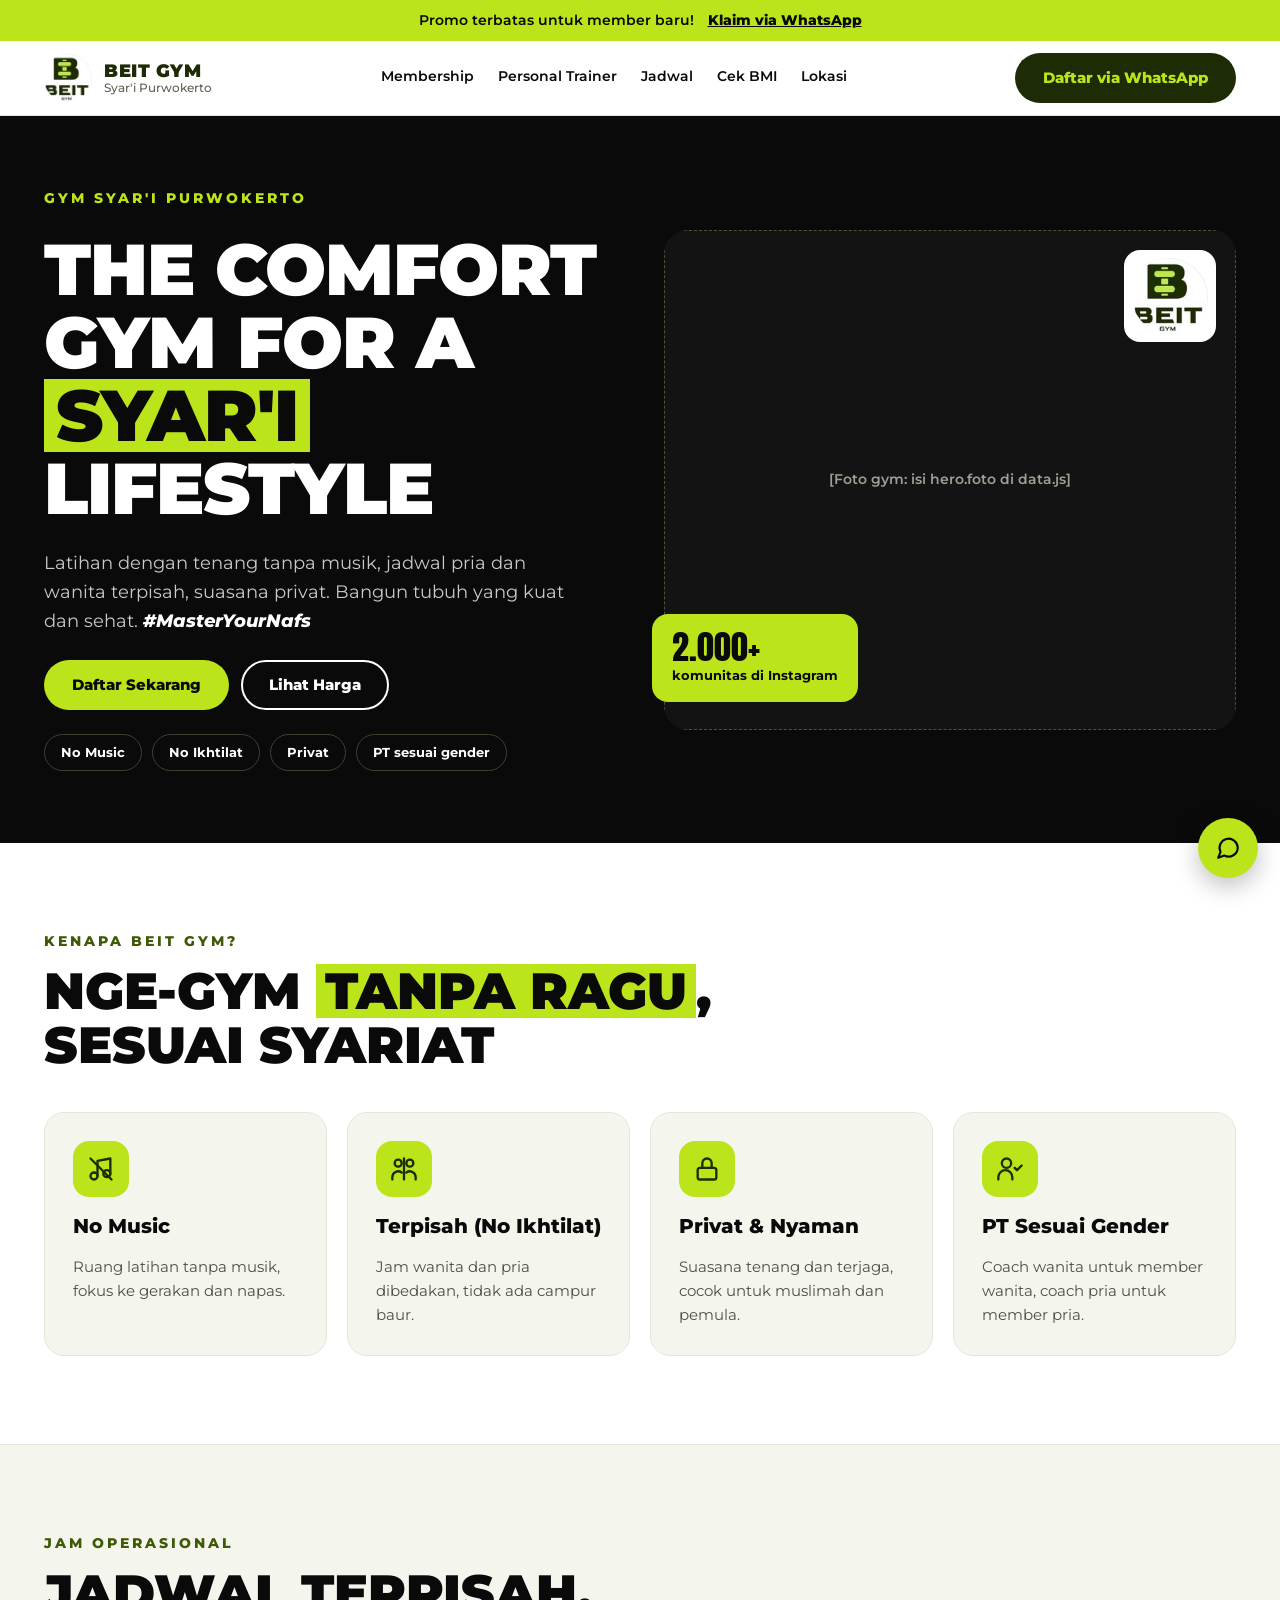
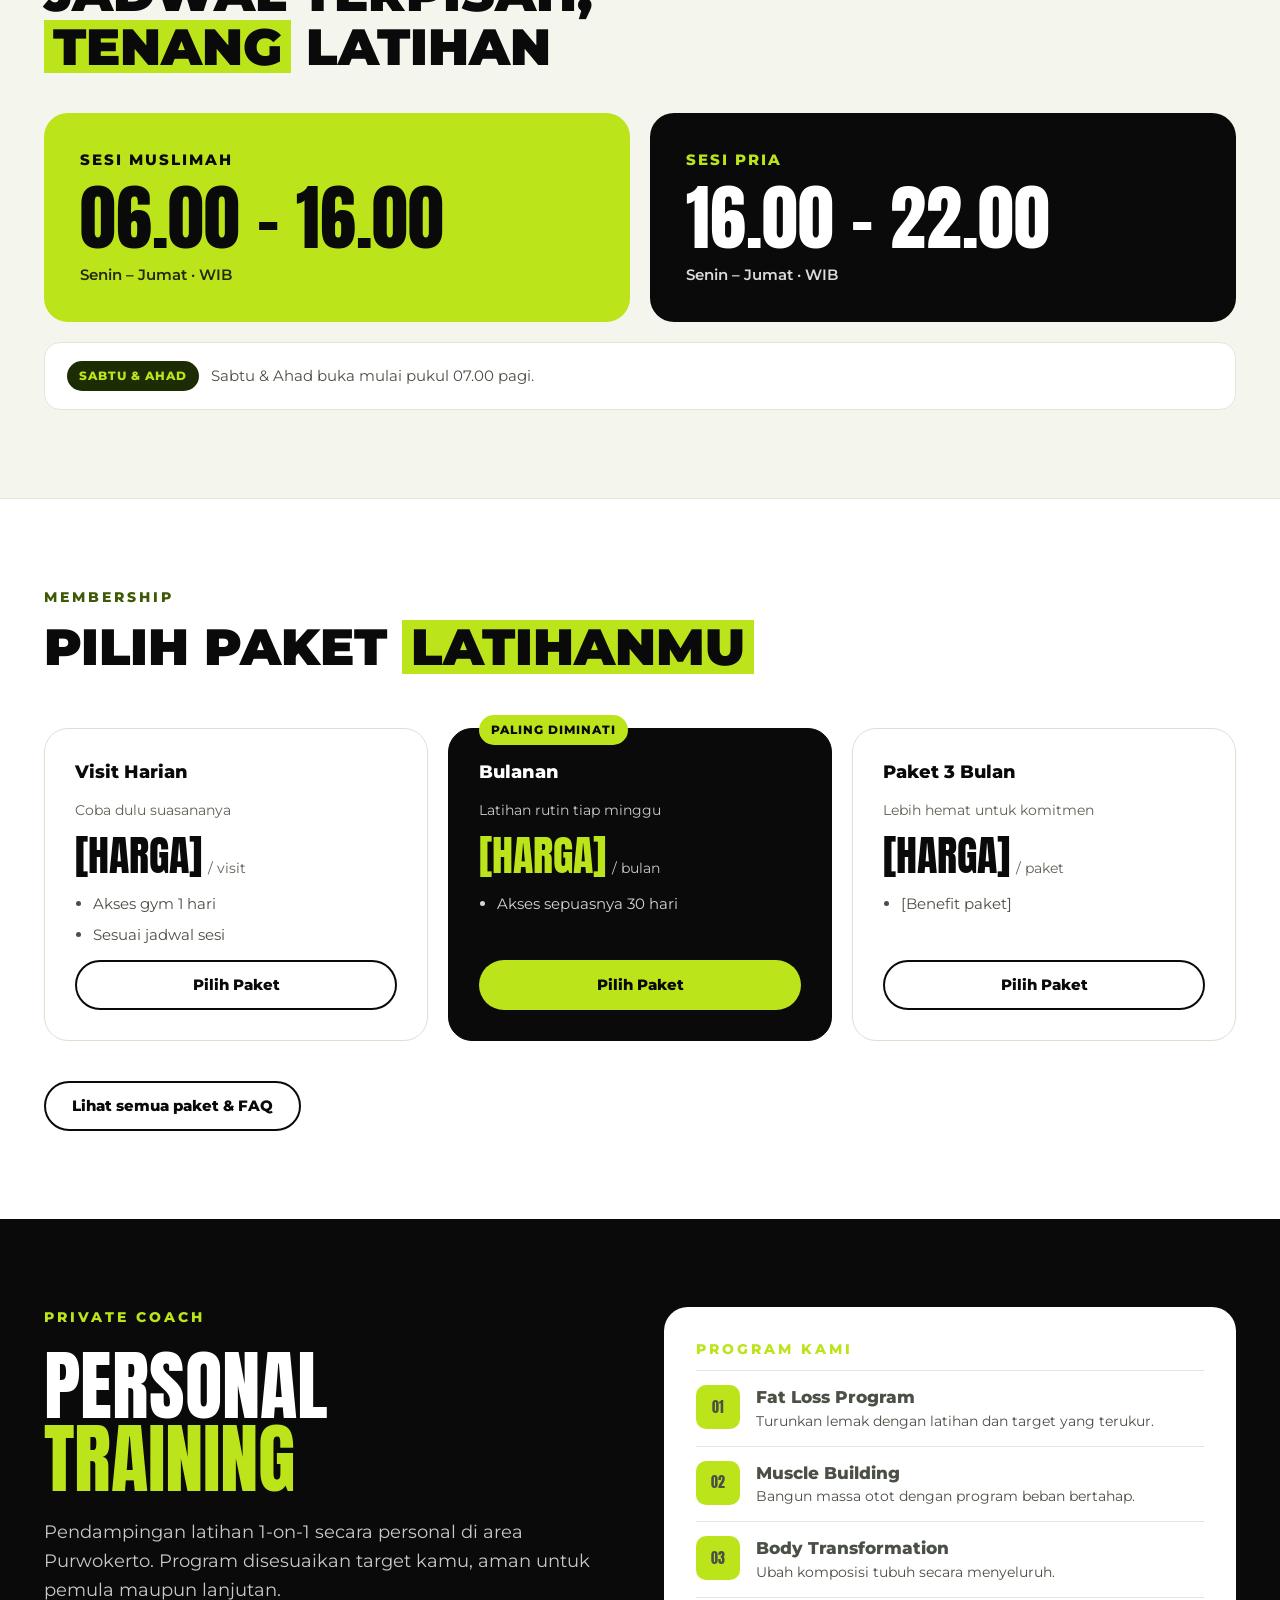
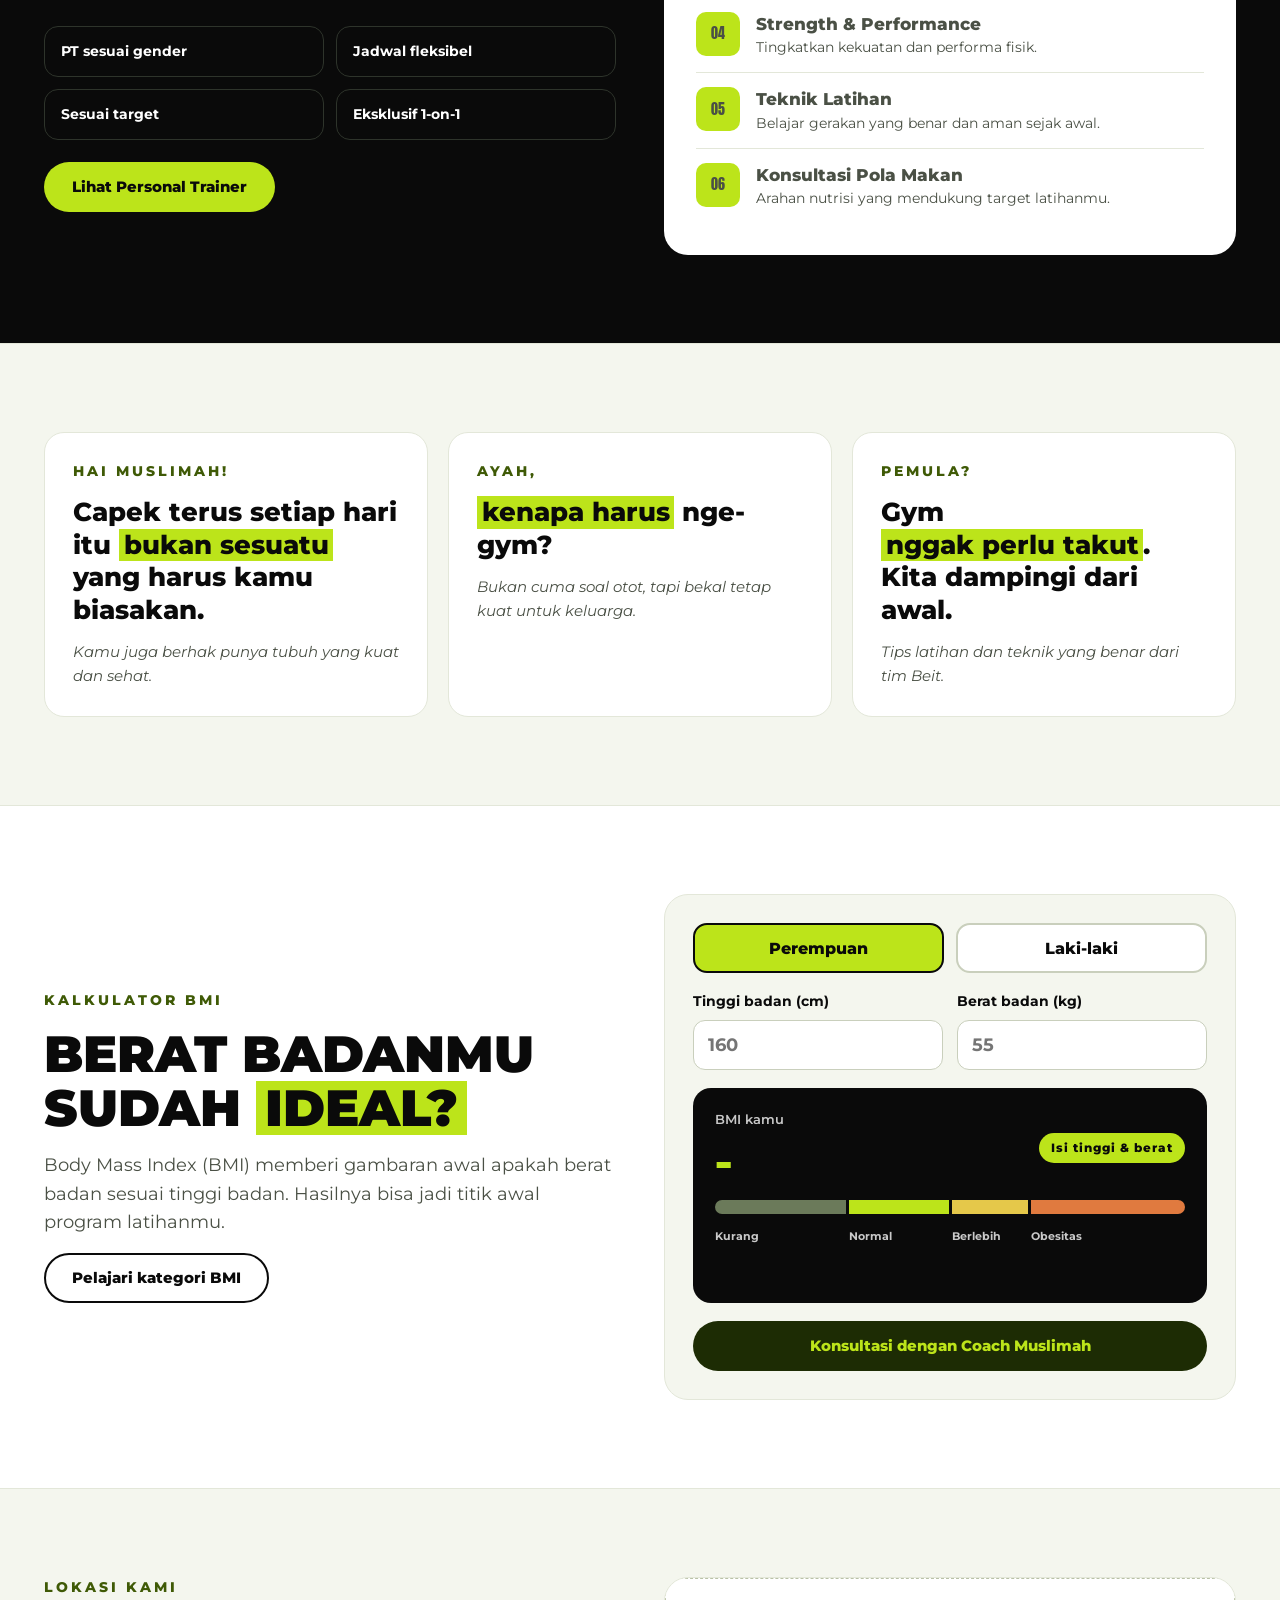
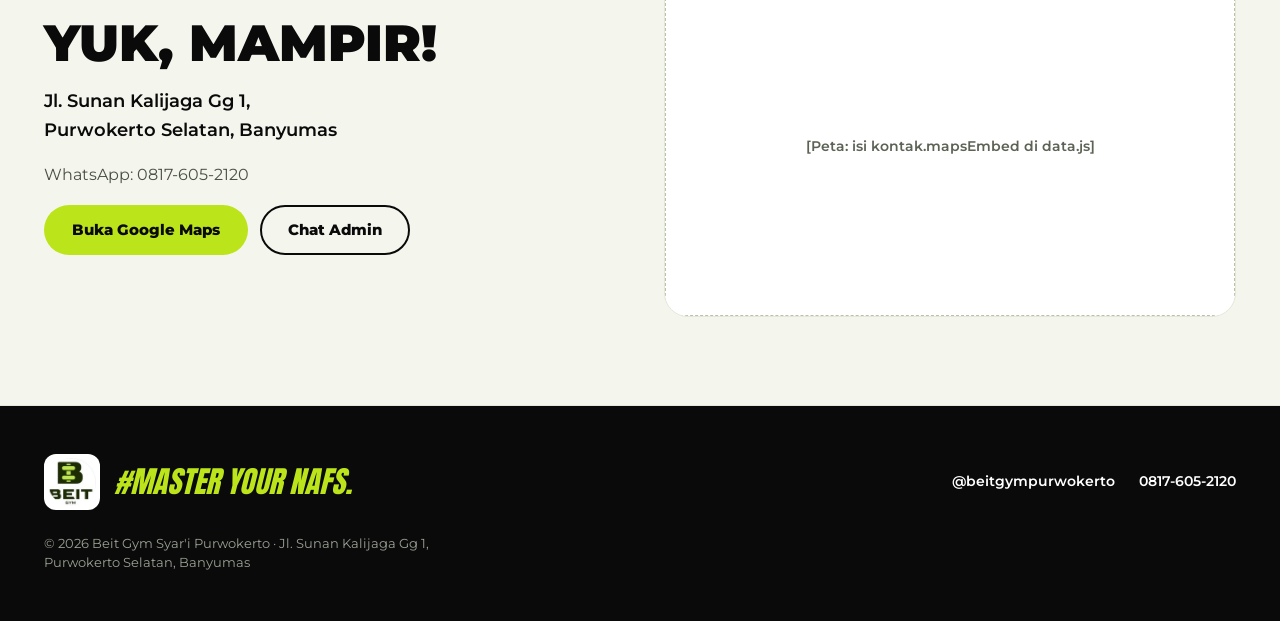
<file: index.html>
<!doctype html>
<html lang="id">
<head>
<meta charset="utf-8">
<meta name="viewport" content="width=device-width, initial-scale=1">
<title>Beit Gym – Gym Syar'i Purwokerto | No Music, Terpisah, Privat</title>
<meta name="description" content="Gym syar'i di Purwokerto Selatan. Jadwal wanita dan pria terpisah, tanpa musik, privat. Personal trainer sesuai gender. Daftar via WhatsApp.">
<meta property="og:title" content="Beit Gym – Gym Syar'i Purwokerto | No Music, Terpisah, Privat">
<meta property="og:description" content="Gym syar'i di Purwokerto Selatan. Jadwal wanita dan pria terpisah, tanpa musik, privat. Personal trainer sesuai gender. Daftar via WhatsApp.">
<meta property="og:image" content="assets/logo.png">
<meta name="theme-color" content="#0A0A0A">
<link rel="icon" href="assets/logo.png">
<link rel="preconnect" href="https://fonts.googleapis.com">
<link rel="preconnect" href="https://fonts.gstatic.com" crossorigin>
<link href="https://fonts.googleapis.com/css2?family=Anton&family=Montserrat:ital,wght@0,400;0,500;0,600;0,700;0,800;0,900;1,800&display=swap" rel="stylesheet">
<link rel="stylesheet" href="assets/style.css">
</head>
<body>
<a class="visually-hidden" href="#konten">Langsung ke konten</a>
<div id="promo" class="promo" hidden></div>
<header class="header">
<div class="container header__inner">
<a class="brand" href="index.html"><img src="assets/logo.png" alt="Logo Beit Gym" width="48" height="48"><span class="brand__name"><strong>BEIT GYM</strong><span>Syar'i Purwokerto</span></span></a>
<button class="nav-toggle" type="button" aria-expanded="false" aria-controls="nav" aria-label="Buka menu"><svg width="22" height="22" viewBox="0 0 24 24" fill="none" stroke="currentColor" stroke-width="2.4" stroke-linecap="round" aria-hidden="true"><path d="M3 6h18M3 12h18M3 18h18"/></svg></button>
<nav id="nav" class="nav" aria-label="Menu utama">
<a href="membership.html">Membership</a>
<a href="personal-trainer.html">Personal Trainer</a>
<a href="index.html#jadwal">Jadwal</a>
<a href="cek-bmi.html">Cek BMI</a>
<a href="index.html#lokasi">Lokasi</a>
<a class="btn btn--olive nav__wa" href="#" data-wa="">Daftar via WhatsApp</a>
</nav>
<a class="btn btn--olive header__cta" href="#" data-wa="">Daftar via WhatsApp</a>
</div>
</header>
<main id="konten">

<section class="hero">
<div class="container split hero__inner">
<div class="hero__text">
<span class="eyebrow" style="color:var(--lime)">GYM SYAR'I PURWOKERTO</span>
<h1 class="hero__title">The comfort gym for a <span class="mark">syar'i</span> lifestyle</h1>
<p class="hero__sub">Latihan dengan tenang tanpa musik, jadwal pria dan wanita terpisah, suasana privat. Bangun tubuh yang kuat dan sehat. <em style="font-weight:800;color:#fff">#MasterYourNafs</em></p>
<div class="actions"><a class="btn btn--lime" href="#" data-wa="Assalamualaikum, saya mau daftar member Beit Gym.">Daftar Sekarang</a><a class="btn btn--outline-light" href="membership.html">Lihat Harga</a></div>
<div class="badges"><span>No Music</span><span>No Ikhtilat</span><span>Privat</span><span>PT sesuai gender</span></div>
</div>
<div class="hero__media">
<div class="hero__photo" id="hero-photo"><div class="placeholder">[Foto gym: isi hero.foto di data.js]</div></div>
<img class="hero__logo" src="assets/logo.png" alt="">
<div class="hero__stat"><strong>2.000+</strong><span>komunitas di Instagram</span></div>
</div>
</div>
</section>

<section class="section">
<div class="container stack">
<div class="section-head"><span class="eyebrow">Kenapa Beit Gym?</span><h2 class="h2">Nge-gym <span class="mark">tanpa ragu</span>, sesuai syariat</h2></div>
<div class="grid grid-4">
<div class="card"><span class="icon"><svg viewBox="0 0 24 24" fill="none" stroke-width="2" stroke-linecap="round" stroke-linejoin="round" aria-hidden="true"><path d="M9 18V5l11-2v13"/><circle cx="6" cy="18" r="3"/><circle cx="17" cy="16" r="3"/><path d="M3 3l18 18"/></svg></span><h3>No Music</h3><p>Ruang latihan tanpa musik, fokus ke gerakan dan napas.</p></div>
<div class="card"><span class="icon"><svg viewBox="0 0 24 24" fill="none" stroke-width="2" stroke-linecap="round" stroke-linejoin="round" aria-hidden="true"><circle cx="7" cy="7" r="3"/><circle cx="17" cy="7" r="3"/><path d="M2 21v-2a5 5 0 0 1 8-4"/><path d="M22 21v-2a5 5 0 0 0-8-4"/><path d="M12 3v18"/></svg></span><h3>Terpisah (No Ikhtilat)</h3><p>Jam wanita dan pria dibedakan, tidak ada campur baur.</p></div>
<div class="card"><span class="icon"><svg viewBox="0 0 24 24" fill="none" stroke-width="2" stroke-linecap="round" stroke-linejoin="round" aria-hidden="true"><rect x="4" y="11" width="16" height="10" rx="2"/><path d="M8 11V7a4 4 0 0 1 8 0v4"/></svg></span><h3>Privat &amp; Nyaman</h3><p>Suasana tenang dan terjaga, cocok untuk muslimah dan pemula.</p></div>
<div class="card"><span class="icon"><svg viewBox="0 0 24 24" fill="none" stroke-width="2" stroke-linecap="round" stroke-linejoin="round" aria-hidden="true"><circle cx="9" cy="7" r="4"/><path d="M2 21v-2a6 6 0 0 1 12 0v2"/><path d="M16 11l2 2 4-4"/></svg></span><h3>PT Sesuai Gender</h3><p>Coach wanita untuk member wanita, coach pria untuk member pria.</p></div>
</div>
</div>
</section>

<section class="section section--light" id="jadwal">
<div class="container stack">
<div class="section-head"><span class="eyebrow">Jam Operasional</span><h2 class="h2">Jadwal terpisah, <span class="mark">tenang</span> latihan</h2></div>
<div class="jadwal" data-jadwal>
<div class="grid grid-2">
<div class="jadwal__card jadwal__card--lime"><span class="jadwal__label">SESI MUSLIMAH</span><span class="jadwal__jam" data-j="wanita-jam"></span><span class="jadwal__hari" data-j="wanita-hari"></span></div>
<div class="jadwal__card jadwal__card--dark"><span class="jadwal__label">SESI PRIA</span><span class="jadwal__jam" data-j="pria-jam"></span><span class="jadwal__hari" data-j="pria-hari"></span></div>
</div>
<div class="jadwal__weekend"><span class="pill">SABTU &amp; AHAD</span><span data-j="weekend"></span></div>
</div>
</div>
</section>

<section class="section">
<div class="container stack">
<div class="section-head"><span class="eyebrow">Membership</span><h2 class="h2">Pilih paket <span class="mark">latihanmu</span></h2></div>
<div class="grid grid-3 paket" data-paket="membership"></div>
<div><a class="btn btn--outline" href="membership.html">Lihat semua paket &amp; FAQ</a></div>
</div>
</section>

<section class="section section--dark" id="pt">
<div class="container split" style="align-items:flex-start">
<div class="stack" style="gap:22px">
<span class="eyebrow">Private Coach</span>
<h2 class="anton" style="font-size:clamp(48px,6vw,84px);line-height:.95;text-transform:uppercase">Personal<br><span class="lime">Training</span></h2>
<p class="lead">Pendampingan latihan 1-on-1 secara personal di area Purwokerto. Program disesuaikan target kamu, aman untuk pemula maupun lanjutan.</p>
<div class="mini-grid"><div>PT sesuai gender</div><div>Jadwal fleksibel</div><div>Sesuai target</div><div>Eksklusif 1-on-1</div></div>
<div class="actions"><a class="btn btn--lime" href="personal-trainer.html">Lihat Personal Trainer</a></div>
</div>
<div class="panel-white"><span class="eyebrow" style="display:block;padding-bottom:10px">Program Kami</span>
<div class="program"><span class="program__no">01</span><span><strong>Fat Loss Program</strong><span>Turunkan lemak dengan latihan dan target yang terukur.</span></span></div>
<div class="program"><span class="program__no">02</span><span><strong>Muscle Building</strong><span>Bangun massa otot dengan program beban bertahap.</span></span></div>
<div class="program"><span class="program__no">03</span><span><strong>Body Transformation</strong><span>Ubah komposisi tubuh secara menyeluruh.</span></span></div>
<div class="program"><span class="program__no">04</span><span><strong>Strength &amp; Performance</strong><span>Tingkatkan kekuatan dan performa fisik.</span></span></div>
<div class="program"><span class="program__no">05</span><span><strong>Teknik Latihan</strong><span>Belajar gerakan yang benar dan aman sejak awal.</span></span></div>
<div class="program"><span class="program__no">06</span><span><strong>Konsultasi Pola Makan</strong><span>Arahan nutrisi yang mendukung target latihanmu.</span></span></div>
</div>
</div>
</section>

<section class="section section--light">
<div class="container grid grid-3">
<div class="card card--white"><span class="eyebrow">Hai Muslimah!</span><h3 style="font-size:26px;line-height:1.25">Capek terus setiap hari itu <span class="mark">bukan sesuatu</span> yang harus kamu biasakan.</h3><p><em>Kamu juga berhak punya tubuh yang kuat dan sehat.</em></p></div>
<div class="card card--white"><span class="eyebrow">Ayah,</span><h3 style="font-size:26px;line-height:1.25"><span class="mark">kenapa harus</span> nge-gym?</h3><p><em>Bukan cuma soal otot, tapi bekal tetap kuat untuk keluarga.</em></p></div>
<div class="card card--white"><span class="eyebrow">Pemula?</span><h3 style="font-size:26px;line-height:1.25">Gym <span class="mark">nggak perlu takut</span>. Kita dampingi dari awal.</h3><p><em>Tips latihan dan teknik yang benar dari tim Beit.</em></p></div>
</div>
</section>

<section class="section">
<div class="container stack">
<div class="section-head"><span class="eyebrow">Galeri</span><h2 class="h2">Suasana <span class="mark">Beit Gym</span></h2></div>
<div class="galeri" data-galeri></div>
</div>
</section>

<section class="section section--light">
<div class="container stack">
<div class="section-head"><span class="eyebrow">Testimoni</span><h2 class="h2">Kata <span class="mark">member</span></h2></div>
<div class="grid grid-3" data-testimoni></div>
</div>
</section>

<section class="section">
<div class="container split">
<div class="stack" style="gap:16px">
<span class="eyebrow">Kalkulator BMI</span>
<h2 class="h2">Berat badanmu sudah <span class="mark">ideal?</span></h2>
<p class="lead">Body Mass Index (BMI) memberi gambaran awal apakah berat badan sesuai tinggi badan. Hasilnya bisa jadi titik awal program latihanmu.</p>
<div><a class="btn btn--outline" href="cek-bmi.html">Pelajari kategori BMI</a></div>
</div>
<div class="bmi" data-bmi>
<div class="bmi__gender" role="group" aria-label="Pilih gender">
<button type="button" class="bmi__g is-active" data-g="p" aria-pressed="true">Perempuan</button>
<button type="button" class="bmi__g" data-g="l" aria-pressed="false">Laki-laki</button>
</div>
<div class="bmi__fields">
<label>Tinggi badan (cm)<input type="number" inputmode="decimal" min="50" max="250" placeholder="160" data-t></label>
<label>Berat badan (kg)<input type="number" inputmode="decimal" min="10" max="300" placeholder="55" data-b></label>
</div>
<div class="bmi__result" aria-live="polite">
<div class="bmi__top"><span><small>BMI kamu</small><span class="bmi__value" data-v>–</span></span><span class="pill pill--lime" data-k>Isi tinggi &amp; berat</span></div>
<div class="bmi__scale" aria-hidden="true"><span></span><span></span><span></span><span></span><i class="bmi__marker" data-m hidden></i></div>
<div class="bmi__labels" aria-hidden="true"><span>Kurang</span><span>Normal</span><span>Berlebih</span><span>Obesitas</span></div>
<p class="bmi__saran" data-s></p>
</div>
<a class="btn btn--olive btn--block" href="#" target="_blank" rel="noopener" data-cta>Konsultasi dengan Coach Muslimah</a>
</div>
</div>
</section>

<section class="section section--light" id="lokasi">
<div class="container split" style="align-items:stretch">
<div class="stack" style="gap:18px">
<span class="eyebrow">Lokasi Kami</span>
<h2 class="h2">Yuk, mampir!</h2>
<p style="font-size:18px;line-height:1.6;font-weight:600" data-text="alamat"></p>
<p style="color:var(--body)">WhatsApp: <span data-text="wa"></span></p>
<div class="actions"><a class="btn btn--lime" href="#" data-maps target="_blank" rel="noopener">Buka Google Maps</a><a class="btn btn--outline" href="#" data-wa="">Chat Admin</a></div>
</div>
<div class="map" data-map><div class="placeholder placeholder--light">[Peta: isi kontak.mapsEmbed di data.js]</div></div>
</div>
</section>
</main>
<footer class="footer">
<div class="container footer__inner">
<div class="footer__brand"><img src="assets/logo.png" alt="Logo Beit Gym" width="56" height="56"><span class="footer__tag">#MASTER YOUR NAFS.</span></div>
<div class="footer__links">
<a href="#" data-ig>@beitgympurwokerto</a>
<a href="#" data-wa=""><span data-text="wa"></span></a>
</div>
<p class="footer__copy">© <span data-year></span> Beit Gym Syar'i Purwokerto · <span data-text="alamat"></span></p>
</div>
</footer>
<a class="wa-float" href="#" data-wa="" aria-label="Chat WhatsApp Beit Gym"><svg width="26" height="26" viewBox="0 0 24 24" fill="none" stroke="currentColor" stroke-width="2" stroke-linecap="round" stroke-linejoin="round" aria-hidden="true"><path d="M21 11.5a8.4 8.4 0 0 1-12.4 7.4L3 21l2.1-5.4A8.4 8.4 0 1 1 21 11.5z"/></svg></a>
<script src="data.js"></script>
<script src="assets/app.js"></script>
</body>
</html>
</file>
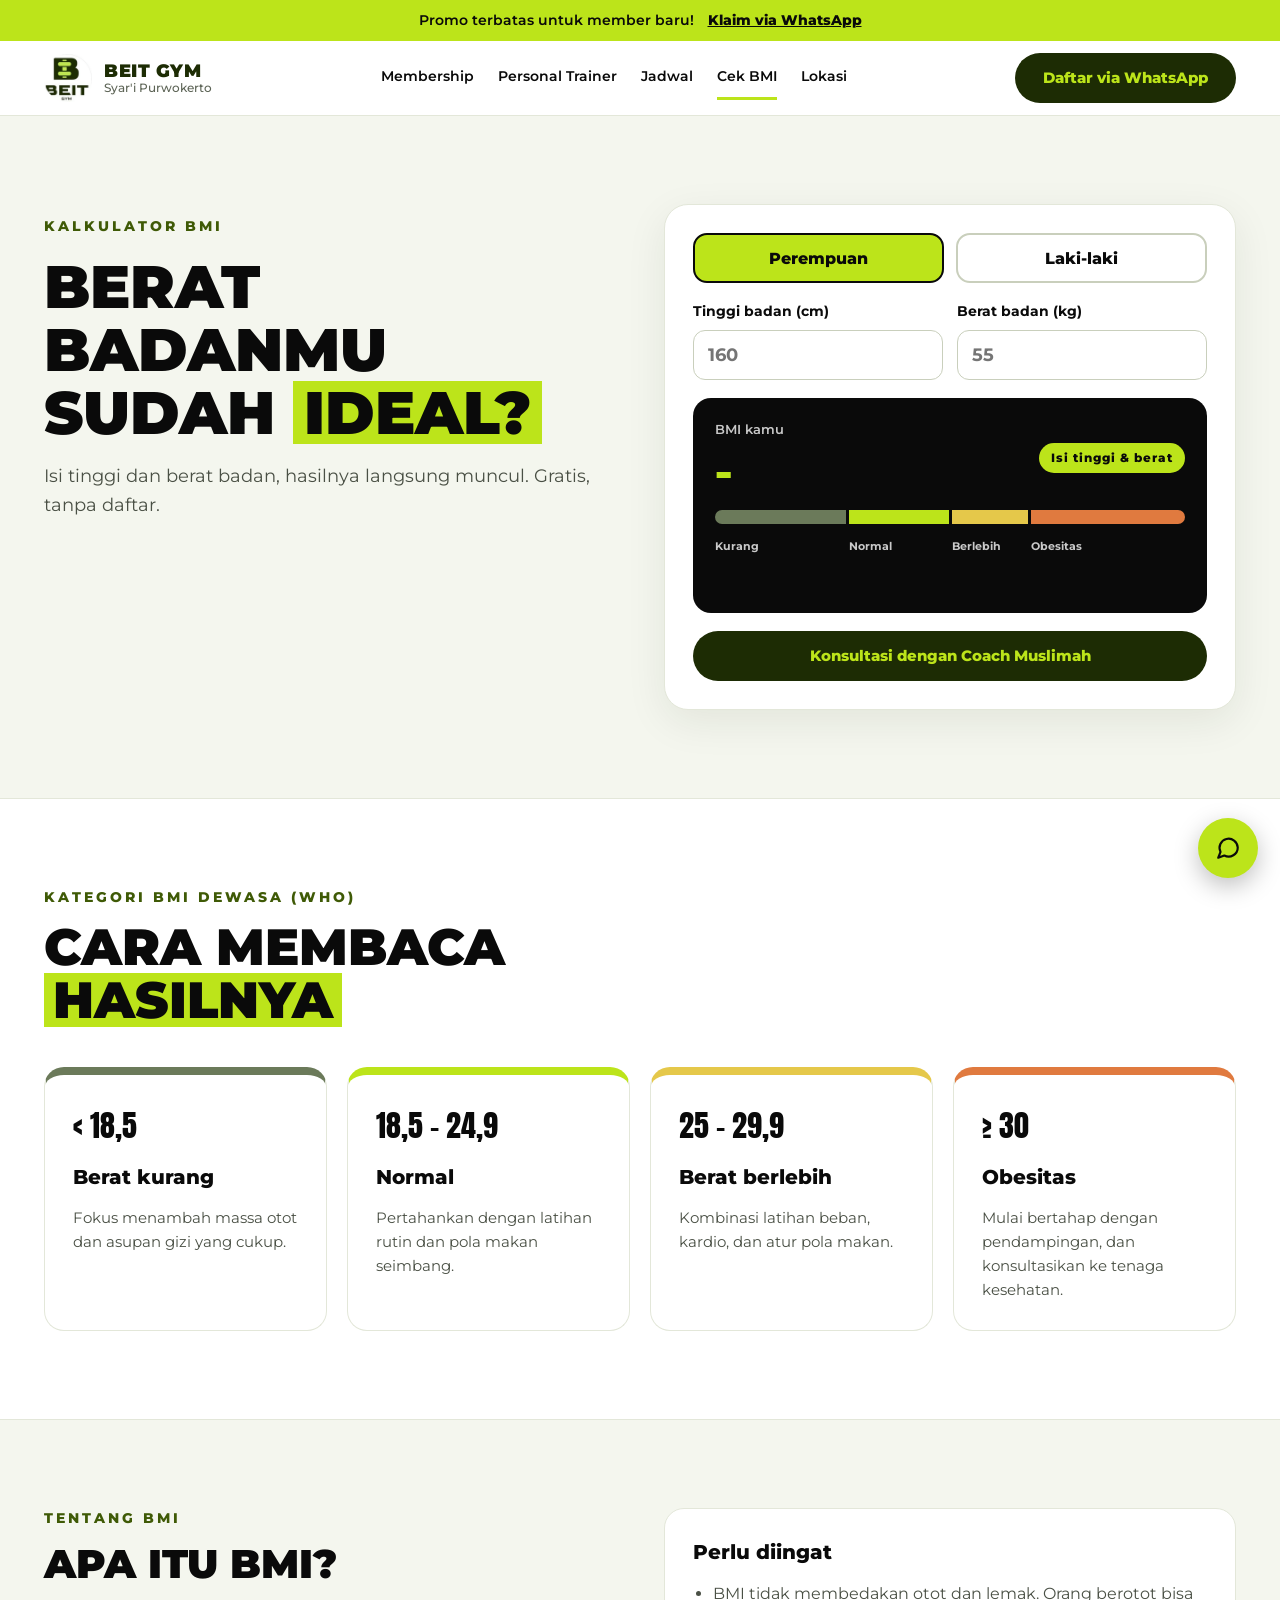
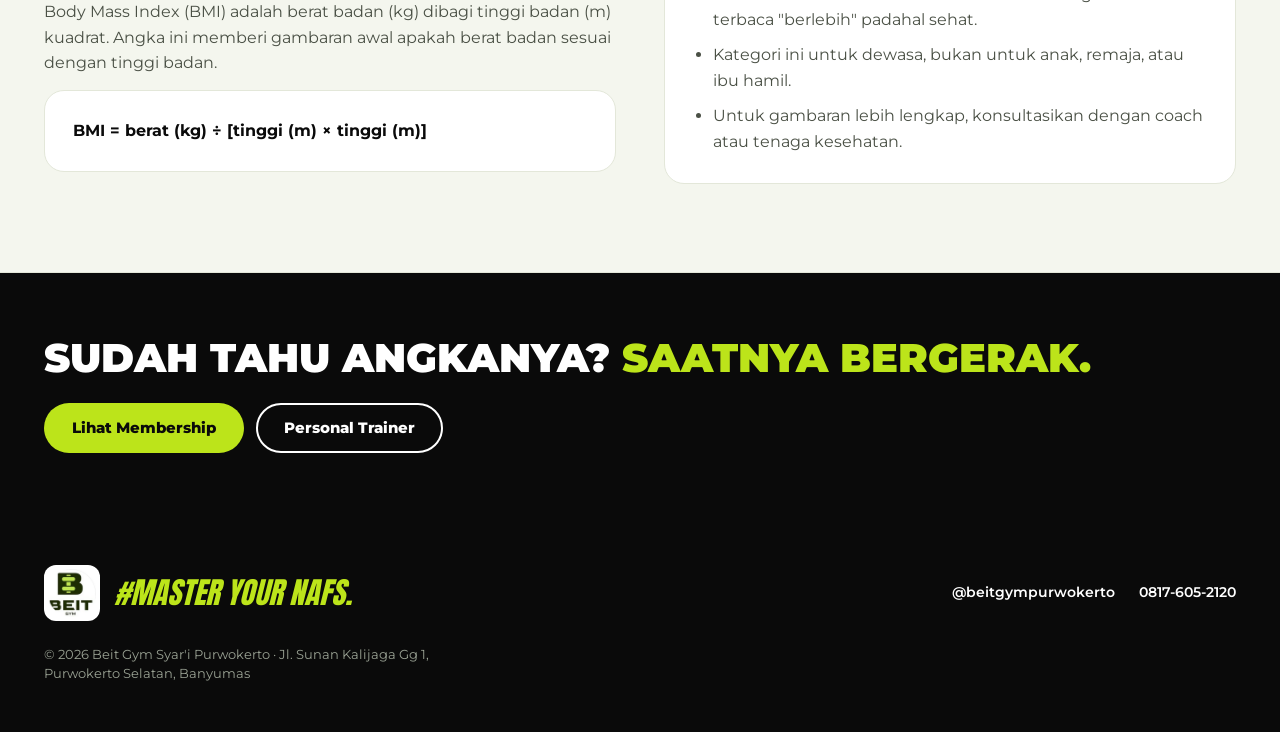
<file: cek-bmi.html>
<!doctype html>
<html lang="id">
<head>
<meta charset="utf-8">
<meta name="viewport" content="width=device-width, initial-scale=1">
<title>Kalkulator BMI – Beit Gym Syar'i Purwokerto</title>
<meta name="description" content="Hitung BMI (Body Mass Index) kamu gratis dan lihat kategorinya. Konsultasikan program latihan dengan coach Beit Gym Purwokerto.">
<meta property="og:title" content="Kalkulator BMI – Beit Gym Syar'i Purwokerto">
<meta property="og:description" content="Hitung BMI (Body Mass Index) kamu gratis dan lihat kategorinya. Konsultasikan program latihan dengan coach Beit Gym Purwokerto.">
<meta property="og:image" content="assets/logo.png">
<meta name="theme-color" content="#0A0A0A">
<link rel="icon" href="assets/logo.png">
<link rel="preconnect" href="https://fonts.googleapis.com">
<link rel="preconnect" href="https://fonts.gstatic.com" crossorigin>
<link href="https://fonts.googleapis.com/css2?family=Anton&family=Montserrat:ital,wght@0,400;0,500;0,600;0,700;0,800;0,900;1,800&display=swap" rel="stylesheet">
<link rel="stylesheet" href="assets/style.css">
</head>
<body>
<a class="visually-hidden" href="#konten">Langsung ke konten</a>
<div id="promo" class="promo" hidden></div>
<header class="header">
<div class="container header__inner">
<a class="brand" href="index.html"><img src="assets/logo.png" alt="Logo Beit Gym" width="48" height="48"><span class="brand__name"><strong>BEIT GYM</strong><span>Syar'i Purwokerto</span></span></a>
<button class="nav-toggle" type="button" aria-expanded="false" aria-controls="nav" aria-label="Buka menu"><svg width="22" height="22" viewBox="0 0 24 24" fill="none" stroke="currentColor" stroke-width="2.4" stroke-linecap="round" aria-hidden="true"><path d="M3 6h18M3 12h18M3 18h18"/></svg></button>
<nav id="nav" class="nav" aria-label="Menu utama">
<a href="membership.html">Membership</a>
<a href="personal-trainer.html">Personal Trainer</a>
<a href="index.html#jadwal">Jadwal</a>
<a href="cek-bmi.html" aria-current="page">Cek BMI</a>
<a href="index.html#lokasi">Lokasi</a>
<a class="btn btn--olive nav__wa" href="#" data-wa="">Daftar via WhatsApp</a>
</nav>
<a class="btn btn--olive header__cta" href="#" data-wa="">Daftar via WhatsApp</a>
</div>
</header>
<main id="konten">

<section class="section section--light" style="border-top:0">
<div class="container split" style="align-items:flex-start">
<div class="stack" style="gap:18px;padding-top:12px">
<span class="eyebrow">Kalkulator BMI</span>
<h1 class="h2" style="font-size:clamp(36px,5vw,60px)">Berat badanmu sudah <span class="mark">ideal?</span></h1>
<p class="lead">Isi tinggi dan berat badan, hasilnya langsung muncul. Gratis, tanpa daftar.</p>
</div>
<div class="bmi bmi--white" data-bmi>
<div class="bmi__gender" role="group" aria-label="Pilih gender">
<button type="button" class="bmi__g is-active" data-g="p" aria-pressed="true">Perempuan</button>
<button type="button" class="bmi__g" data-g="l" aria-pressed="false">Laki-laki</button>
</div>
<div class="bmi__fields">
<label>Tinggi badan (cm)<input type="number" inputmode="decimal" min="50" max="250" placeholder="160" data-t></label>
<label>Berat badan (kg)<input type="number" inputmode="decimal" min="10" max="300" placeholder="55" data-b></label>
</div>
<div class="bmi__result" aria-live="polite">
<div class="bmi__top"><span><small>BMI kamu</small><span class="bmi__value" data-v>–</span></span><span class="pill pill--lime" data-k>Isi tinggi &amp; berat</span></div>
<div class="bmi__scale" aria-hidden="true"><span></span><span></span><span></span><span></span><i class="bmi__marker" data-m hidden></i></div>
<div class="bmi__labels" aria-hidden="true"><span>Kurang</span><span>Normal</span><span>Berlebih</span><span>Obesitas</span></div>
<p class="bmi__saran" data-s></p>
</div>
<a class="btn btn--olive btn--block" href="#" target="_blank" rel="noopener" data-cta>Konsultasi dengan Coach Muslimah</a>
</div>
</div>
</section>

<section class="section">
<div class="container stack">
<div class="section-head"><span class="eyebrow">Kategori BMI dewasa (WHO)</span><h2 class="h2">Cara membaca <span class="mark">hasilnya</span></h2></div>
<div class="grid grid-4">
<div class="card card--white kategori" style="border-top:8px solid #6B7A5A"><span class="anton" style="font-size:30px">&lt; 18,5</span><h3>Berat kurang</h3><p>Fokus menambah massa otot dan asupan gizi yang cukup.</p></div>
<div class="card card--white kategori" style="border-top:8px solid #BCE41A"><span class="anton" style="font-size:30px">18,5 – 24,9</span><h3>Normal</h3><p>Pertahankan dengan latihan rutin dan pola makan seimbang.</p></div>
<div class="card card--white kategori" style="border-top:8px solid #E5C84A"><span class="anton" style="font-size:30px">25 – 29,9</span><h3>Berat berlebih</h3><p>Kombinasi latihan beban, kardio, dan atur pola makan.</p></div>
<div class="card card--white kategori" style="border-top:8px solid #E07A3F"><span class="anton" style="font-size:30px">≥ 30</span><h3>Obesitas</h3><p>Mulai bertahap dengan pendampingan, dan konsultasikan ke tenaga kesehatan.</p></div>
</div>
</div>
</section>

<section class="section section--light">
<div class="container split" style="align-items:flex-start">
<div class="stack" style="gap:14px">
<span class="eyebrow">Tentang BMI</span>
<h2 class="h2" style="font-size:clamp(28px,3.4vw,40px)">Apa itu BMI?</h2>
<p class="lead" style="font-size:16px">Body Mass Index (BMI) adalah berat badan (kg) dibagi tinggi badan (m) kuadrat. Angka ini memberi gambaran awal apakah berat badan sesuai dengan tinggi badan.</p>
<div class="card card--white" style="font-weight:700">BMI = berat (kg) ÷ [tinggi (m) × tinggi (m)]</div>
</div>
<div class="card card--white"><h3>Perlu diingat</h3>
<ul style="margin:0;padding-left:20px;display:flex;flex-direction:column;gap:10px;color:var(--body);line-height:1.6">
<li>BMI tidak membedakan otot dan lemak. Orang berotot bisa terbaca "berlebih" padahal sehat.</li>
<li>Kategori ini untuk dewasa, bukan untuk anak, remaja, atau ibu hamil.</li>
<li>Untuk gambaran lebih lengkap, konsultasikan dengan coach atau tenaga kesehatan.</li>
</ul></div>
</div>
</section>

<section class="section section--dark" style="padding:64px 0">
<div class="container" style="display:flex;flex-wrap:wrap;justify-content:space-between;align-items:center;gap:24px">
<h2 class="h2" style="font-size:clamp(26px,3.4vw,40px)">Sudah tahu angkanya? <span class="lime">Saatnya bergerak.</span></h2>
<div class="actions"><a class="btn btn--lime" href="membership.html">Lihat Membership</a><a class="btn btn--outline-light" href="personal-trainer.html">Personal Trainer</a></div>
</div>
</section>
</main>
<footer class="footer">
<div class="container footer__inner">
<div class="footer__brand"><img src="assets/logo.png" alt="Logo Beit Gym" width="56" height="56"><span class="footer__tag">#MASTER YOUR NAFS.</span></div>
<div class="footer__links">
<a href="#" data-ig>@beitgympurwokerto</a>
<a href="#" data-wa=""><span data-text="wa"></span></a>
</div>
<p class="footer__copy">© <span data-year></span> Beit Gym Syar'i Purwokerto · <span data-text="alamat"></span></p>
</div>
</footer>
<a class="wa-float" href="#" data-wa="" aria-label="Chat WhatsApp Beit Gym"><svg width="26" height="26" viewBox="0 0 24 24" fill="none" stroke="currentColor" stroke-width="2" stroke-linecap="round" stroke-linejoin="round" aria-hidden="true"><path d="M21 11.5a8.4 8.4 0 0 1-12.4 7.4L3 21l2.1-5.4A8.4 8.4 0 1 1 21 11.5z"/></svg></a>
<script src="data.js"></script>
<script src="assets/app.js"></script>
</body>
</html>
</file>
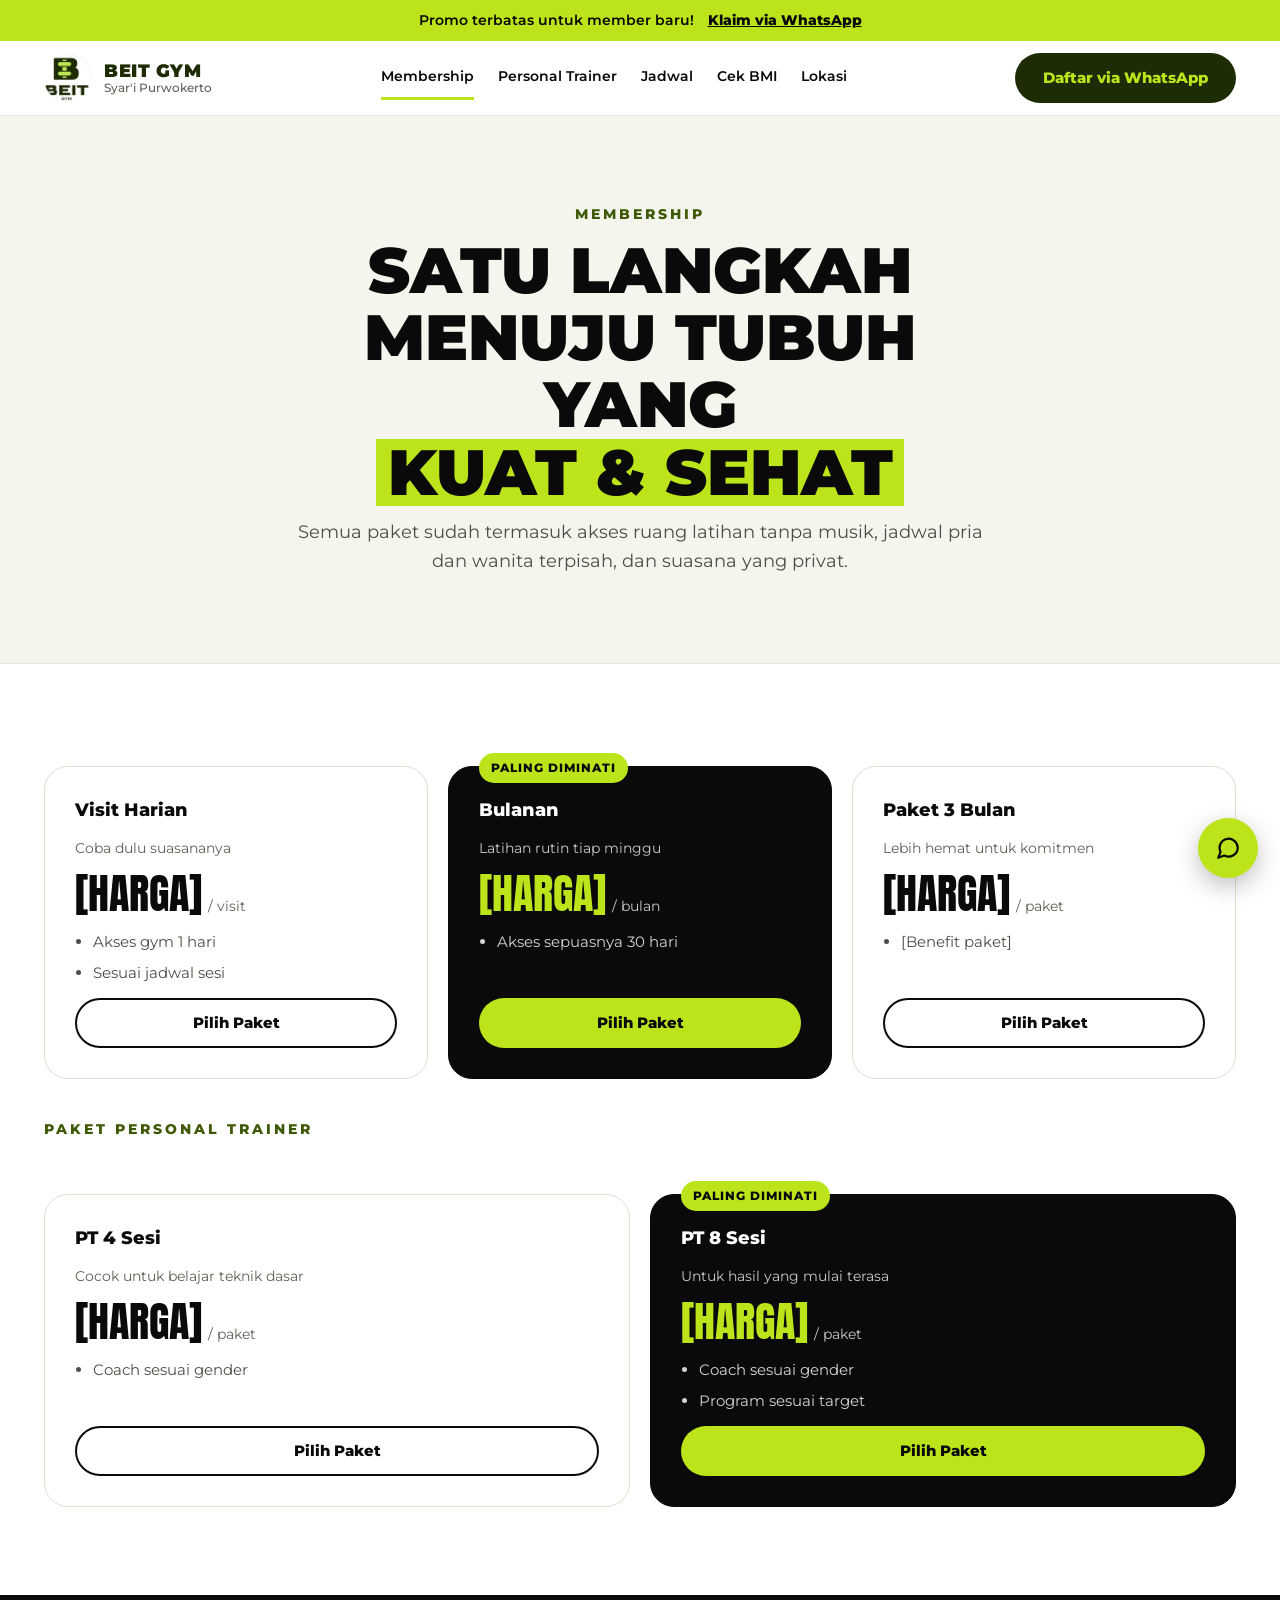
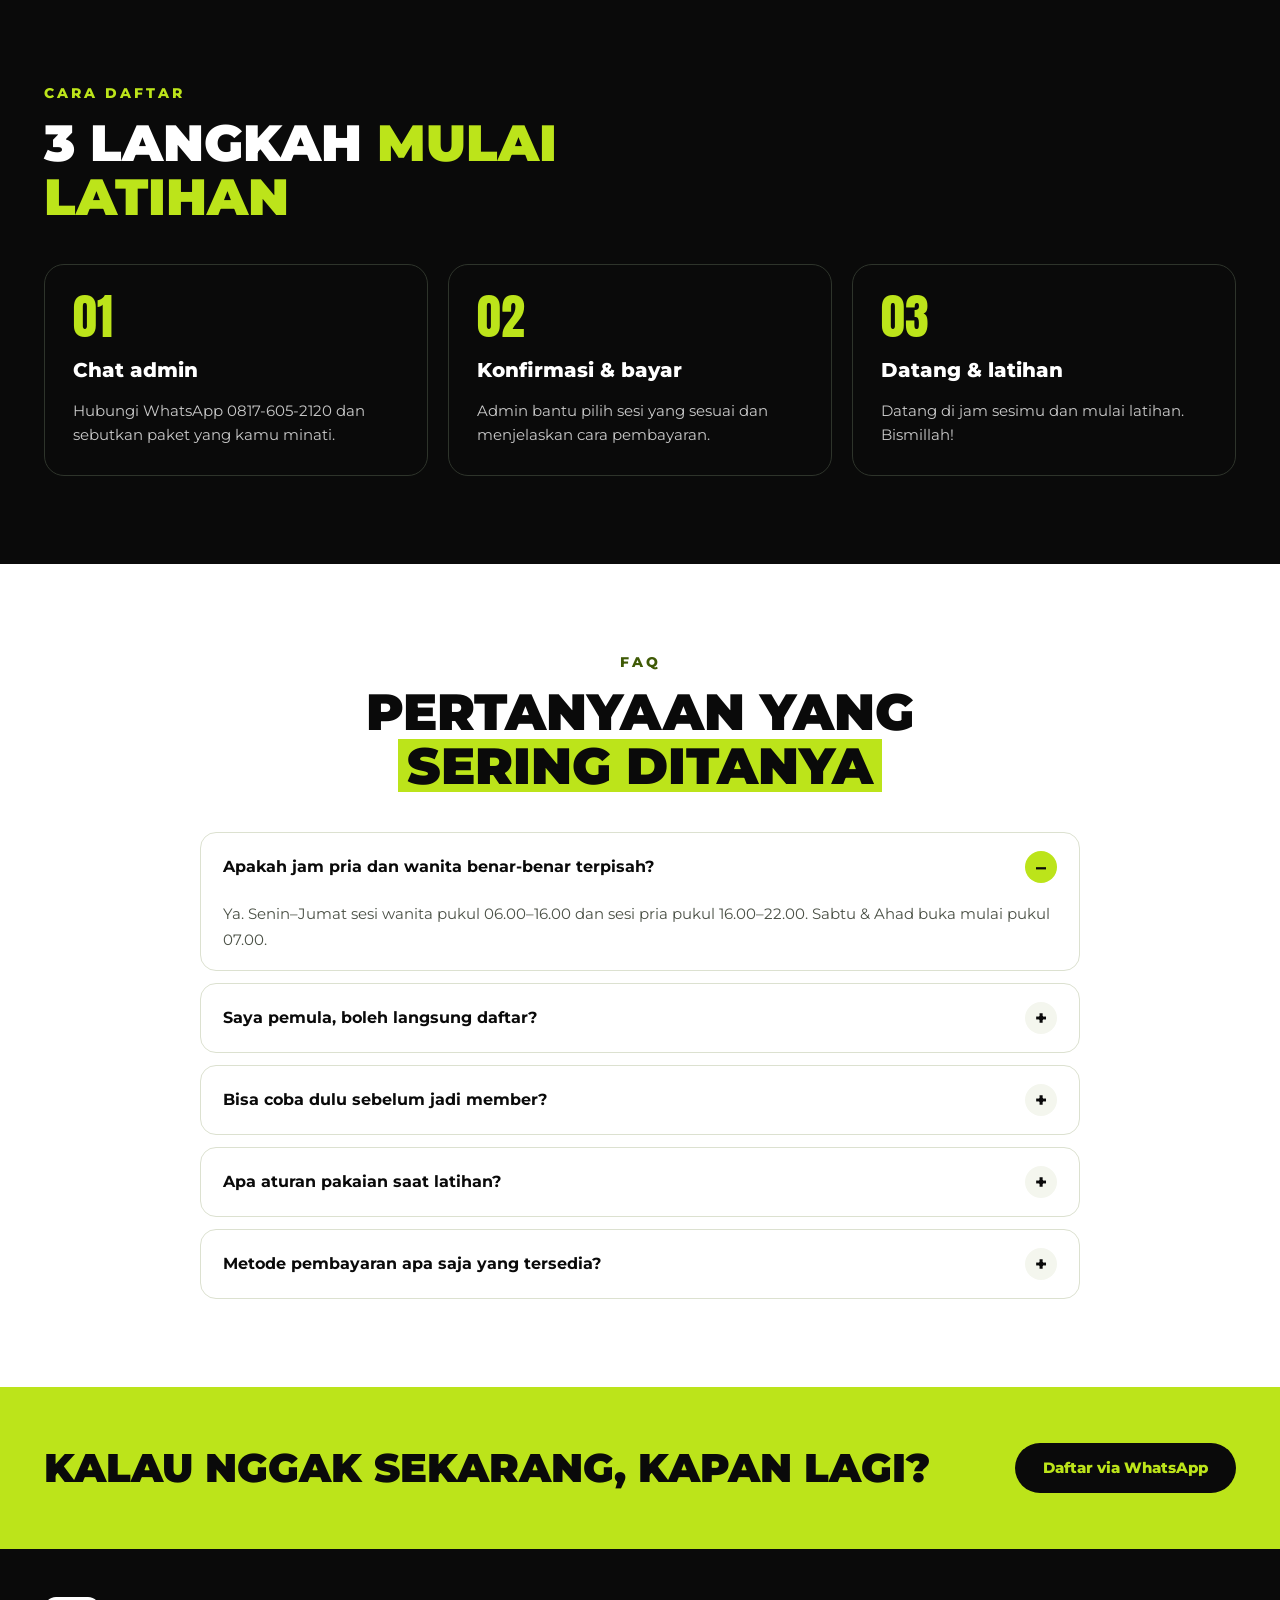
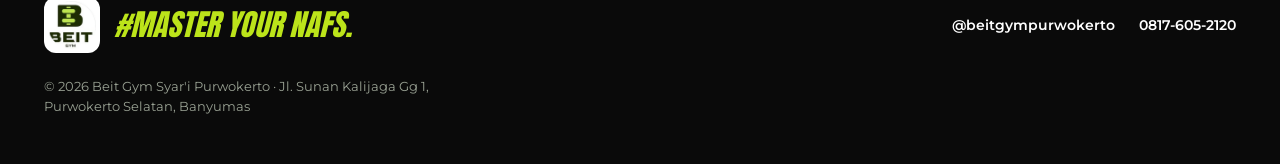
<file: membership.html>
<!doctype html>
<html lang="id">
<head>
<meta charset="utf-8">
<meta name="viewport" content="width=device-width, initial-scale=1">
<title>Membership – Beit Gym Syar'i Purwokerto</title>
<meta name="description" content="Paket membership Beit Gym Purwokerto: visit harian, bulanan, dan paket hemat. Jadwal pria dan wanita terpisah.">
<meta property="og:title" content="Membership – Beit Gym Syar'i Purwokerto">
<meta property="og:description" content="Paket membership Beit Gym Purwokerto: visit harian, bulanan, dan paket hemat. Jadwal pria dan wanita terpisah.">
<meta property="og:image" content="assets/logo.png">
<meta name="theme-color" content="#0A0A0A">
<link rel="icon" href="assets/logo.png">
<link rel="preconnect" href="https://fonts.googleapis.com">
<link rel="preconnect" href="https://fonts.gstatic.com" crossorigin>
<link href="https://fonts.googleapis.com/css2?family=Anton&family=Montserrat:ital,wght@0,400;0,500;0,600;0,700;0,800;0,900;1,800&display=swap" rel="stylesheet">
<link rel="stylesheet" href="assets/style.css">
</head>
<body>
<a class="visually-hidden" href="#konten">Langsung ke konten</a>
<div id="promo" class="promo" hidden></div>
<header class="header">
<div class="container header__inner">
<a class="brand" href="index.html"><img src="assets/logo.png" alt="Logo Beit Gym" width="48" height="48"><span class="brand__name"><strong>BEIT GYM</strong><span>Syar'i Purwokerto</span></span></a>
<button class="nav-toggle" type="button" aria-expanded="false" aria-controls="nav" aria-label="Buka menu"><svg width="22" height="22" viewBox="0 0 24 24" fill="none" stroke="currentColor" stroke-width="2.4" stroke-linecap="round" aria-hidden="true"><path d="M3 6h18M3 12h18M3 18h18"/></svg></button>
<nav id="nav" class="nav" aria-label="Menu utama">
<a href="membership.html" aria-current="page">Membership</a>
<a href="personal-trainer.html">Personal Trainer</a>
<a href="index.html#jadwal">Jadwal</a>
<a href="cek-bmi.html">Cek BMI</a>
<a href="index.html#lokasi">Lokasi</a>
<a class="btn btn--olive nav__wa" href="#" data-wa="">Daftar via WhatsApp</a>
</nav>
<a class="btn btn--olive header__cta" href="#" data-wa="">Daftar via WhatsApp</a>
</div>
</header>
<main id="konten">

<section class="section section--light" style="border-top:0">
<div class="container section-head section-head--center">
<span class="eyebrow">Membership</span>
<h1 class="h2" style="font-size:clamp(36px,5vw,64px)">Satu langkah menuju tubuh yang <span class="mark">kuat &amp; sehat</span></h1>
<p class="lead">Semua paket sudah termasuk akses ruang latihan tanpa musik, jadwal pria dan wanita terpisah, dan suasana yang privat.</p>
</div>
</section>

<section class="section">
<div class="container stack">
<div class="grid grid-3 paket" data-paket="membership"></div>
<div class="section-head"><span class="eyebrow">Paket Personal Trainer</span></div>
<div class="grid grid-3 paket" data-paket="pt"></div>
</div>
</section>

<section class="section section--dark">
<div class="container stack">
<div class="section-head"><span class="eyebrow">Cara Daftar</span><h2 class="h2">3 langkah <span class="lime">mulai latihan</span></h2></div>
<div class="grid grid-3">
<div class="card card--outline-dark"><span class="anton lime" style="font-size:48px;line-height:1">01</span><h3>Chat admin</h3><p>Hubungi WhatsApp <span data-text="wa"></span> dan sebutkan paket yang kamu minati.</p></div>
<div class="card card--outline-dark"><span class="anton lime" style="font-size:48px;line-height:1">02</span><h3>Konfirmasi &amp; bayar</h3><p>Admin bantu pilih sesi yang sesuai dan menjelaskan cara pembayaran.</p></div>
<div class="card card--outline-dark"><span class="anton lime" style="font-size:48px;line-height:1">03</span><h3>Datang &amp; latihan</h3><p>Datang di jam sesimu dan mulai latihan. Bismillah!</p></div>
</div>
</div>
</section>

<section class="section">
<div class="container stack">
<div class="section-head section-head--center"><span class="eyebrow">FAQ</span><h2 class="h2">Pertanyaan yang <span class="mark">sering ditanya</span></h2></div>
<div class="faq" data-faq></div>
</div>
</section>

<section class="section--lime" style="padding:56px 0">
<div class="container" style="display:flex;flex-wrap:wrap;justify-content:space-between;align-items:center;gap:24px">
<h2 class="h2" style="font-size:clamp(26px,3.4vw,40px)">Kalau nggak sekarang, kapan lagi?</h2>
<a class="btn btn--dark" href="#" data-wa="Assalamualaikum, saya mau daftar member Beit Gym.">Daftar via WhatsApp</a>
</div>
</section>
</main>
<footer class="footer">
<div class="container footer__inner">
<div class="footer__brand"><img src="assets/logo.png" alt="Logo Beit Gym" width="56" height="56"><span class="footer__tag">#MASTER YOUR NAFS.</span></div>
<div class="footer__links">
<a href="#" data-ig>@beitgympurwokerto</a>
<a href="#" data-wa=""><span data-text="wa"></span></a>
</div>
<p class="footer__copy">© <span data-year></span> Beit Gym Syar'i Purwokerto · <span data-text="alamat"></span></p>
</div>
</footer>
<a class="wa-float" href="#" data-wa="" aria-label="Chat WhatsApp Beit Gym"><svg width="26" height="26" viewBox="0 0 24 24" fill="none" stroke="currentColor" stroke-width="2" stroke-linecap="round" stroke-linejoin="round" aria-hidden="true"><path d="M21 11.5a8.4 8.4 0 0 1-12.4 7.4L3 21l2.1-5.4A8.4 8.4 0 1 1 21 11.5z"/></svg></a>
<script src="data.js"></script>
<script src="assets/app.js"></script>
</body>
</html>
</file>
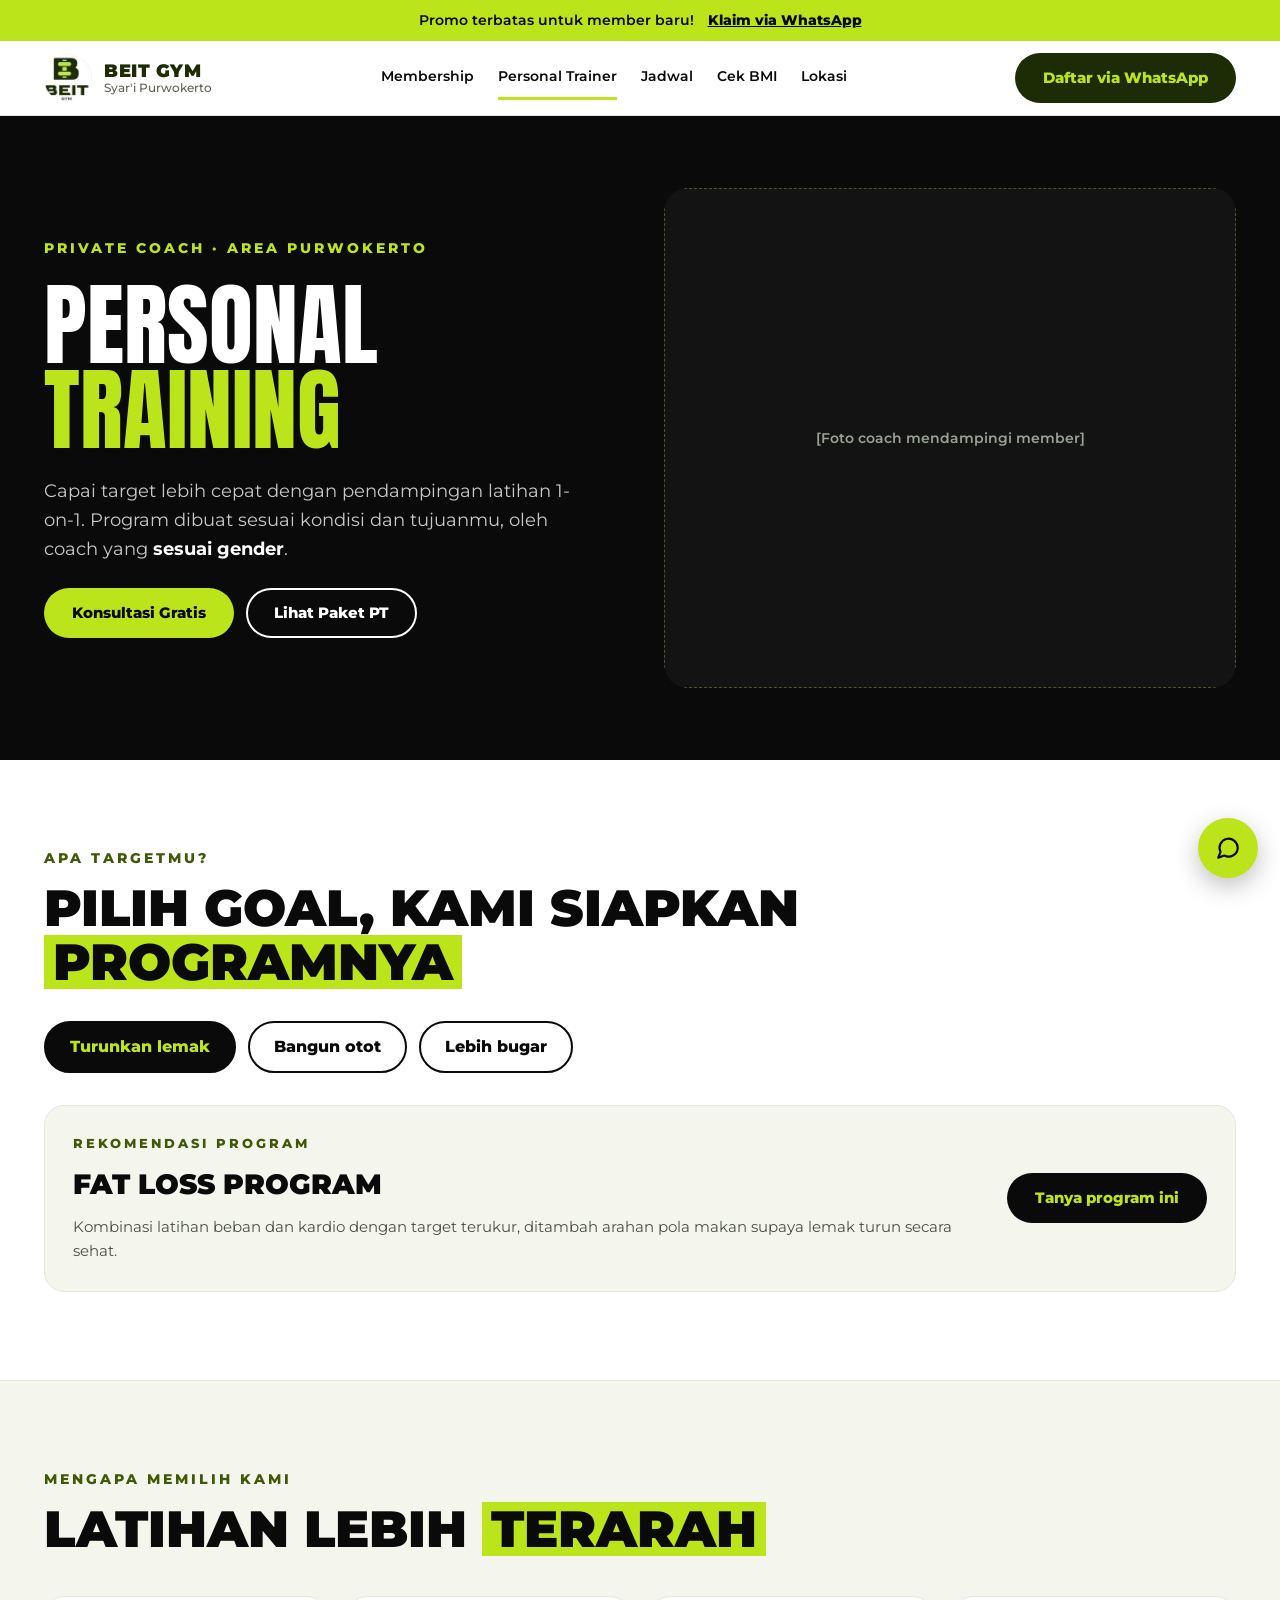
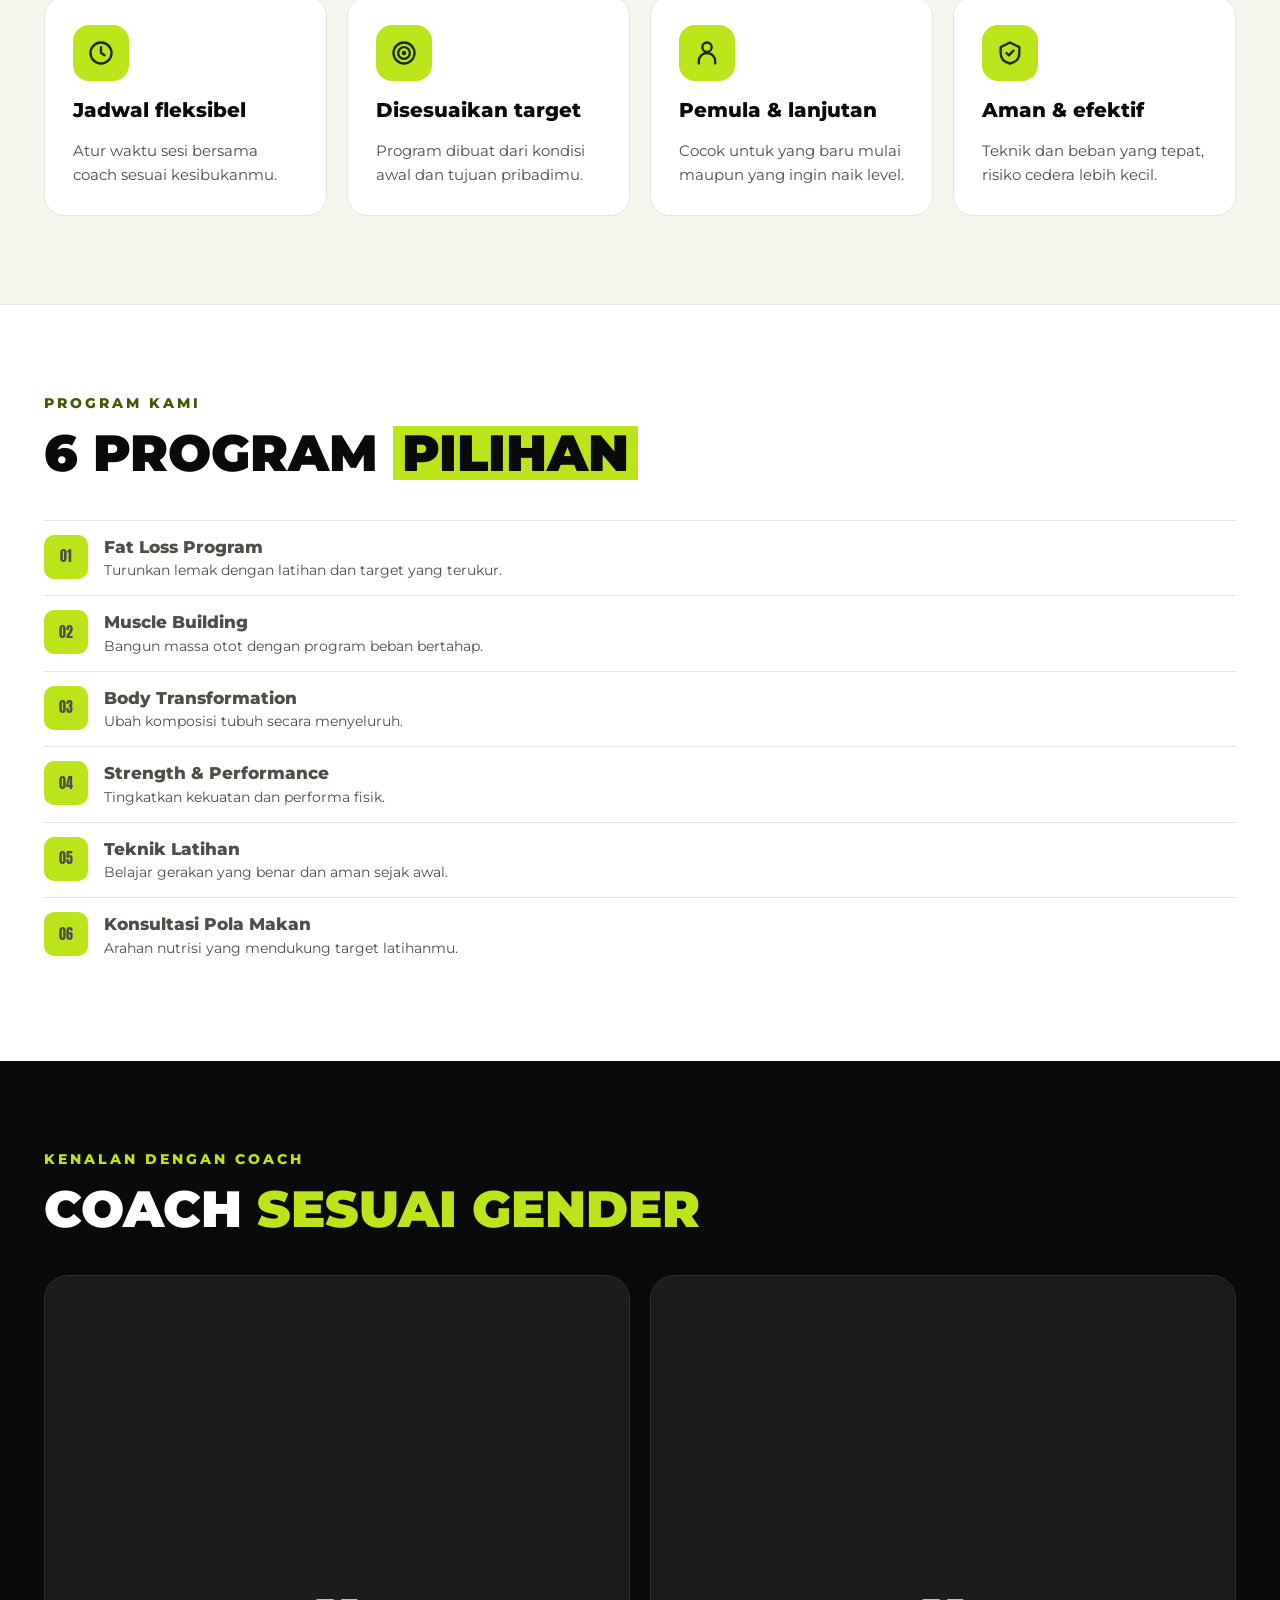
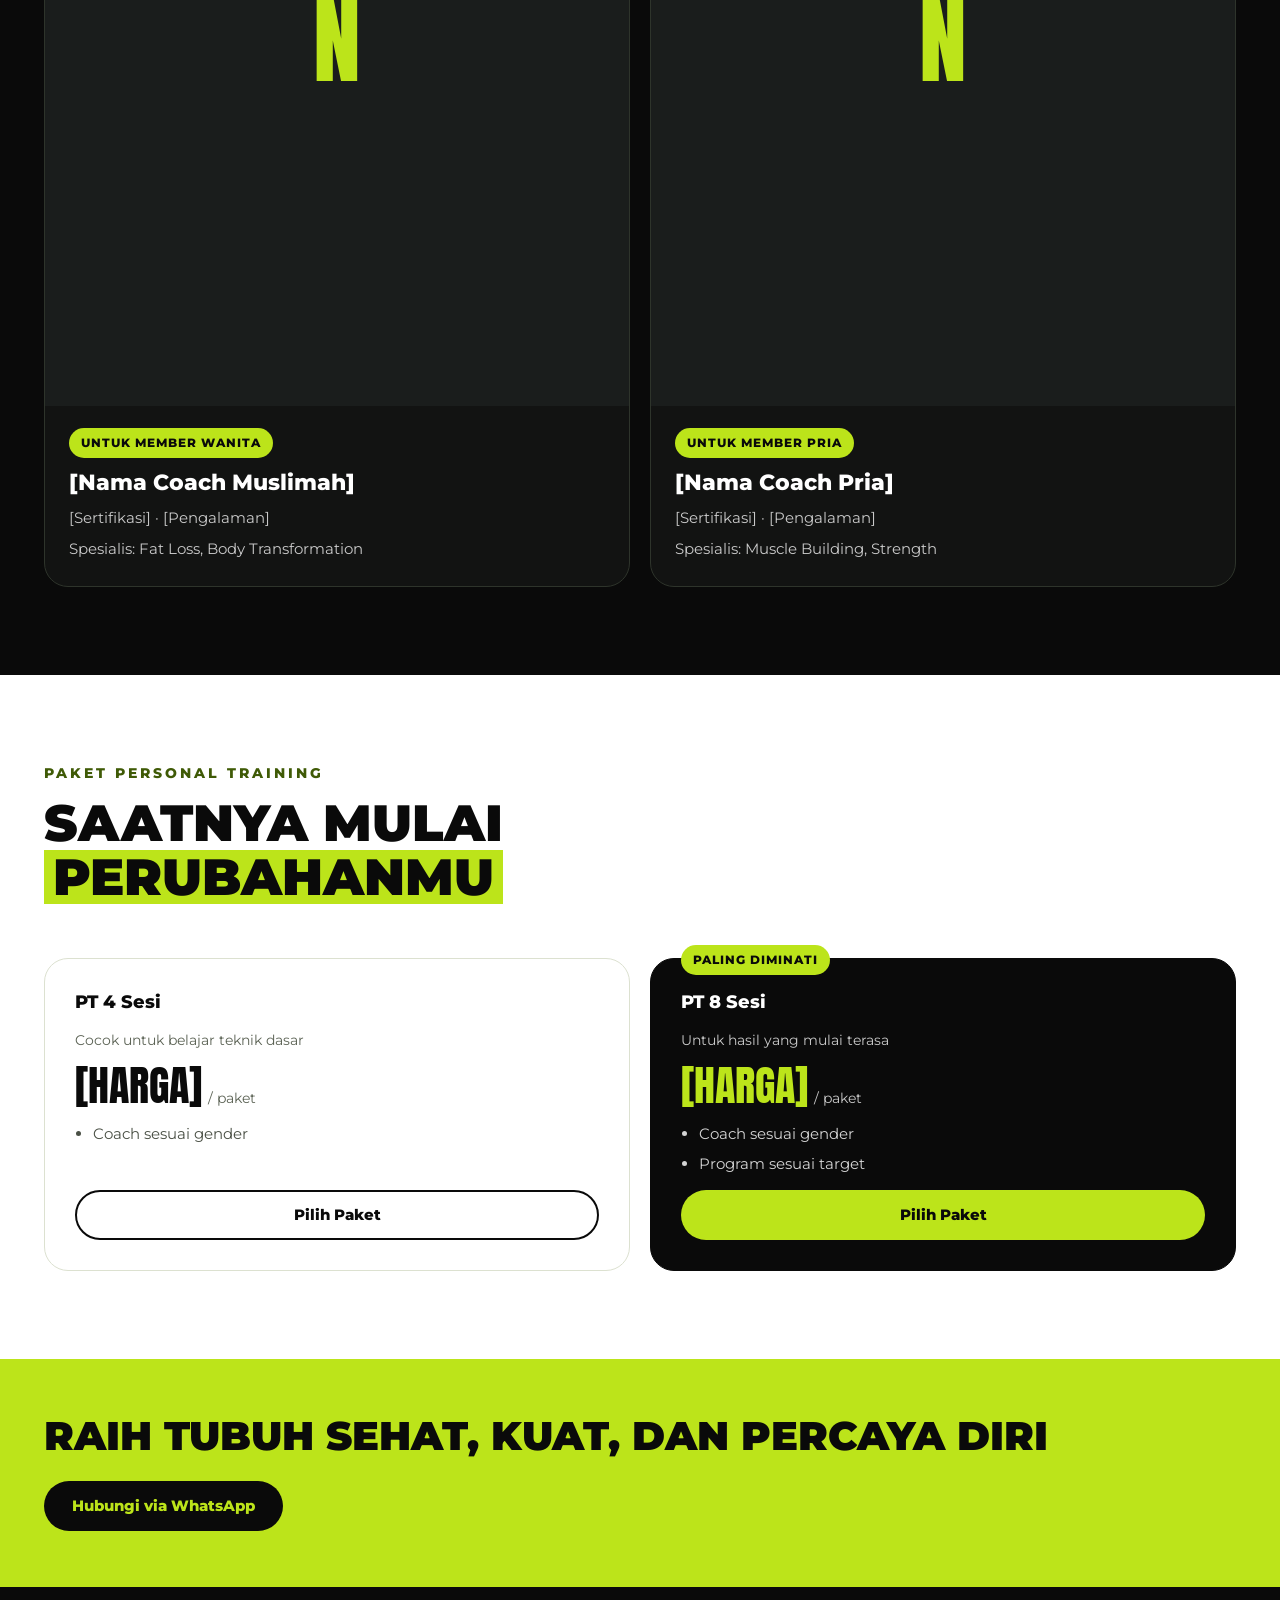
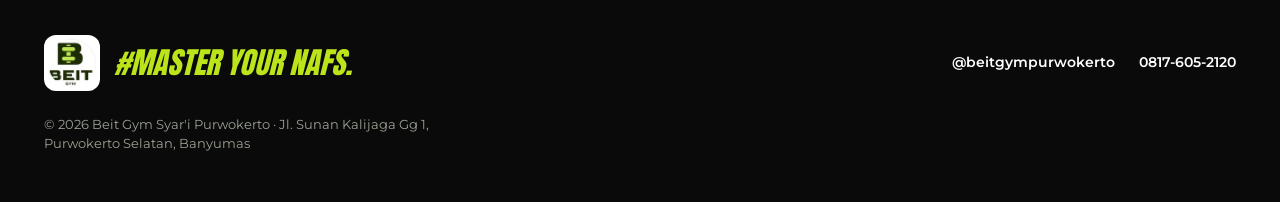
<file: personal-trainer.html>
<!doctype html>
<html lang="id">
<head>
<meta charset="utf-8">
<meta name="viewport" content="width=device-width, initial-scale=1">
<title>Personal Trainer – Beit Gym Syar'i Purwokerto</title>
<meta name="description" content="Personal training 1-on-1 di Purwokerto dengan coach sesuai gender. Program Fat Loss, Muscle Building, Body Transformation, dan lainnya.">
<meta property="og:title" content="Personal Trainer – Beit Gym Syar'i Purwokerto">
<meta property="og:description" content="Personal training 1-on-1 di Purwokerto dengan coach sesuai gender. Program Fat Loss, Muscle Building, Body Transformation, dan lainnya.">
<meta property="og:image" content="assets/logo.png">
<meta name="theme-color" content="#0A0A0A">
<link rel="icon" href="assets/logo.png">
<link rel="preconnect" href="https://fonts.googleapis.com">
<link rel="preconnect" href="https://fonts.gstatic.com" crossorigin>
<link href="https://fonts.googleapis.com/css2?family=Anton&family=Montserrat:ital,wght@0,400;0,500;0,600;0,700;0,800;0,900;1,800&display=swap" rel="stylesheet">
<link rel="stylesheet" href="assets/style.css">
</head>
<body>
<a class="visually-hidden" href="#konten">Langsung ke konten</a>
<div id="promo" class="promo" hidden></div>
<header class="header">
<div class="container header__inner">
<a class="brand" href="index.html"><img src="assets/logo.png" alt="Logo Beit Gym" width="48" height="48"><span class="brand__name"><strong>BEIT GYM</strong><span>Syar'i Purwokerto</span></span></a>
<button class="nav-toggle" type="button" aria-expanded="false" aria-controls="nav" aria-label="Buka menu"><svg width="22" height="22" viewBox="0 0 24 24" fill="none" stroke="currentColor" stroke-width="2.4" stroke-linecap="round" aria-hidden="true"><path d="M3 6h18M3 12h18M3 18h18"/></svg></button>
<nav id="nav" class="nav" aria-label="Menu utama">
<a href="membership.html">Membership</a>
<a href="personal-trainer.html" aria-current="page">Personal Trainer</a>
<a href="index.html#jadwal">Jadwal</a>
<a href="cek-bmi.html">Cek BMI</a>
<a href="index.html#lokasi">Lokasi</a>
<a class="btn btn--olive nav__wa" href="#" data-wa="">Daftar via WhatsApp</a>
</nav>
<a class="btn btn--olive header__cta" href="#" data-wa="">Daftar via WhatsApp</a>
</div>
</header>
<main id="konten">

<section class="hero">
<div class="container split hero__inner">
<div class="hero__text">
<span class="eyebrow" style="color:var(--lime)">Private Coach · Area Purwokerto</span>
<h1 class="anton" style="font-size:clamp(52px,7vw,96px);line-height:.95;text-transform:uppercase">Personal <span class="lime">Training</span></h1>
<p class="hero__sub">Capai target lebih cepat dengan pendampingan latihan 1-on-1. Program dibuat sesuai kondisi dan tujuanmu, oleh coach yang <strong style="color:#fff">sesuai gender</strong>.</p>
<div class="actions"><a class="btn btn--lime" href="#" data-wa="Assalamualaikum, saya mau konsultasi Personal Trainer Beit Gym.">Konsultasi Gratis</a><a class="btn btn--outline-light" href="#paket-pt">Lihat Paket PT</a></div>
</div>
<div class="hero__photo"><div class="placeholder">[Foto coach mendampingi member]</div></div>
</div>
</section>

<section class="section">
<div class="container stack" style="gap:32px">
<div class="section-head"><span class="eyebrow">Apa targetmu?</span><h2 class="h2">Pilih goal, kami siapkan <span class="mark">programnya</span></h2></div>
<div class="goals" role="group" aria-label="Pilih target latihan" data-goals>
<button type="button" class="goal is-active" aria-pressed="true" data-title="Fat Loss Program" data-desc="Kombinasi latihan beban dan kardio dengan target terukur, ditambah arahan pola makan supaya lemak turun secara sehat.">Turunkan lemak</button>
<button type="button" class="goal" aria-pressed="false" data-title="Muscle Building" data-desc="Program beban bertahap dengan teknik yang benar untuk menambah massa dan kekuatan otot.">Bangun otot</button>
<button type="button" class="goal" aria-pressed="false" data-title="Strength & Performance" data-desc="Latihan kekuatan dan stamina supaya tubuh lebih siap untuk aktivitas sehari-hari maupun olahraga lain.">Lebih bugar</button>
</div>
<div class="card" style="flex-direction:row;flex-wrap:wrap;align-items:center;justify-content:space-between;gap:24px" aria-live="polite">
<div style="flex:1 1 420px;display:flex;flex-direction:column;gap:10px"><span class="eyebrow" style="font-size:13px">Rekomendasi program</span><h3 style="font-size:28px;font-weight:900;text-transform:uppercase" data-goal-title>Fat Loss Program</h3><p data-goal-desc>Kombinasi latihan beban dan kardio dengan target terukur, ditambah arahan pola makan supaya lemak turun secara sehat.</p></div>
<a class="btn btn--dark" href="#" data-wa="Assalamualaikum, saya mau tanya program Personal Trainer.">Tanya program ini</a>
</div>
</div>
</section>

<section class="section section--light">
<div class="container stack">
<div class="section-head"><span class="eyebrow">Mengapa memilih kami</span><h2 class="h2">Latihan lebih <span class="mark">terarah</span></h2></div>
<div class="grid grid-4">
<div class="card card--white"><span class="icon"><svg viewBox="0 0 24 24" fill="none" stroke-width="2" stroke-linecap="round" stroke-linejoin="round" aria-hidden="true"><circle cx="12" cy="12" r="9"/><path d="M12 7v5l3 2"/></svg></span><h3>Jadwal fleksibel</h3><p>Atur waktu sesi bersama coach sesuai kesibukanmu.</p></div>
<div class="card card--white"><span class="icon"><svg viewBox="0 0 24 24" fill="none" stroke-width="2" stroke-linecap="round" stroke-linejoin="round" aria-hidden="true"><circle cx="12" cy="12" r="9"/><circle cx="12" cy="12" r="5"/><circle cx="12" cy="12" r="1"/></svg></span><h3>Disesuaikan target</h3><p>Program dibuat dari kondisi awal dan tujuan pribadimu.</p></div>
<div class="card card--white"><span class="icon"><svg viewBox="0 0 24 24" fill="none" stroke-width="2" stroke-linecap="round" stroke-linejoin="round" aria-hidden="true"><circle cx="12" cy="7" r="4"/><path d="M5 21v-2a7 7 0 0 1 14 0v2"/></svg></span><h3>Pemula &amp; lanjutan</h3><p>Cocok untuk yang baru mulai maupun yang ingin naik level.</p></div>
<div class="card card--white"><span class="icon"><svg viewBox="0 0 24 24" fill="none" stroke-width="2" stroke-linecap="round" stroke-linejoin="round" aria-hidden="true"><path d="M12 3l8 4v5c0 5-3.5 8-8 9-4.5-1-8-4-8-9V7l8-4z"/><path d="M9 12l2 2 4-4"/></svg></span><h3>Aman &amp; efektif</h3><p>Teknik dan beban yang tepat, risiko cedera lebih kecil.</p></div>
</div>
</div>
</section>

<section class="section">
<div class="container stack">
<div class="section-head"><span class="eyebrow">Program Kami</span><h2 class="h2">6 program <span class="mark">pilihan</span></h2></div>
<div class="panel-white" style="padding:0"><div class="program"><span class="program__no">01</span><span><strong>Fat Loss Program</strong><span>Turunkan lemak dengan latihan dan target yang terukur.</span></span></div>
<div class="program"><span class="program__no">02</span><span><strong>Muscle Building</strong><span>Bangun massa otot dengan program beban bertahap.</span></span></div>
<div class="program"><span class="program__no">03</span><span><strong>Body Transformation</strong><span>Ubah komposisi tubuh secara menyeluruh.</span></span></div>
<div class="program"><span class="program__no">04</span><span><strong>Strength &amp; Performance</strong><span>Tingkatkan kekuatan dan performa fisik.</span></span></div>
<div class="program"><span class="program__no">05</span><span><strong>Teknik Latihan</strong><span>Belajar gerakan yang benar dan aman sejak awal.</span></span></div>
<div class="program"><span class="program__no">06</span><span><strong>Konsultasi Pola Makan</strong><span>Arahan nutrisi yang mendukung target latihanmu.</span></span></div></div>
</div>
</section>

<section class="section section--dark">
<div class="container stack">
<div class="section-head"><span class="eyebrow">Kenalan dengan coach</span><h2 class="h2">Coach <span class="lime">sesuai gender</span></h2></div>
<div class="grid grid-3" data-coach></div>
</div>
</section>

<section class="section" id="paket-pt">
<div class="container stack">
<div class="section-head"><span class="eyebrow">Paket Personal Training</span><h2 class="h2">Saatnya mulai <span class="mark">perubahanmu</span></h2></div>
<div class="grid grid-3 paket" data-paket="pt"></div>
</div>
</section>

<section class="section--lime" style="padding:56px 0">
<div class="container" style="display:flex;flex-wrap:wrap;justify-content:space-between;align-items:center;gap:24px">
<h2 class="h2" style="font-size:clamp(26px,3.4vw,40px)">Raih tubuh sehat, kuat, dan percaya diri</h2>
<a class="btn btn--dark" href="#" data-wa="Assalamualaikum, saya mau daftar Personal Trainer Beit Gym.">Hubungi via WhatsApp</a>
</div>
</section>
</main>
<footer class="footer">
<div class="container footer__inner">
<div class="footer__brand"><img src="assets/logo.png" alt="Logo Beit Gym" width="56" height="56"><span class="footer__tag">#MASTER YOUR NAFS.</span></div>
<div class="footer__links">
<a href="#" data-ig>@beitgympurwokerto</a>
<a href="#" data-wa=""><span data-text="wa"></span></a>
</div>
<p class="footer__copy">© <span data-year></span> Beit Gym Syar'i Purwokerto · <span data-text="alamat"></span></p>
</div>
</footer>
<a class="wa-float" href="#" data-wa="" aria-label="Chat WhatsApp Beit Gym"><svg width="26" height="26" viewBox="0 0 24 24" fill="none" stroke="currentColor" stroke-width="2" stroke-linecap="round" stroke-linejoin="round" aria-hidden="true"><path d="M21 11.5a8.4 8.4 0 0 1-12.4 7.4L3 21l2.1-5.4A8.4 8.4 0 1 1 21 11.5z"/></svg></a>
<script src="data.js"></script>
<script src="assets/app.js"></script>
</body>
</html>
</file>
<file: assets/style.css>
/* Beit Gym Syar'i Purwokerto – gaya website */
:root {
  --lime: #BCE41A;
  --olive: #1D2C04;
  --olive-text: #3F5A06;
  --black: #0A0A0A;
  --surface: #121312;
  --white: #FFFFFF;
  --light: #F4F6EE;
  --line: #E3E7D9;
  --line-2: #DCE1D0;
  --body: #4A5045;
  --muted: #5C6355;
  --on-dark: #C9C9C9;
  --radius: 24px;
}
*, *::before, *::after { box-sizing: border-box; }
html { scroll-behavior: smooth; scroll-padding-top: 90px; }
body { margin: 0; font-family: 'Montserrat', system-ui, sans-serif; color: var(--black); background: var(--white); line-height: 1.5; -webkit-font-smoothing: antialiased; }
img { max-width: 100%; display: block; }
a { color: var(--olive); }
h1, h2, h3, p { margin: 0; }
.container { max-width: 1240px; margin: 0 auto; padding: 0 24px; }
.section { padding: 88px 0; }
.section--light { background: var(--light); border-top: 1px solid var(--line); border-bottom: 1px solid var(--line); }
.section--dark { background: var(--black); color: var(--white); }
.section--lime { background: var(--lime); }
.stack { display: flex; flex-direction: column; gap: 40px; }
.section-head { display: flex; flex-direction: column; gap: 12px; max-width: 760px; }
.section-head--center { align-items: center; text-align: center; margin: 0 auto; }
.eyebrow { font-weight: 800; font-size: 14px; letter-spacing: 3px; color: var(--olive-text); text-transform: uppercase; }
.section--dark .eyebrow { color: var(--lime); }
.h2 { font-weight: 900; font-size: clamp(30px, 4vw, 52px); line-height: 1.05; text-transform: uppercase; }
.lead { font-size: 18px; line-height: 1.6; color: var(--body); }
.section--dark .lead { color: var(--on-dark); }
.mark { background: var(--lime); color: var(--black); padding: 0 .18em; display: inline-block; }
.lime { color: var(--lime); }
.anton { font-family: 'Anton', 'Impact', sans-serif; font-weight: 400; }
.visually-hidden { position: absolute !important; width: 1px; height: 1px; overflow: hidden; clip: rect(0 0 0 0); white-space: nowrap; }

/* Grid */
.grid { display: grid; gap: 20px; }
.grid-2 { grid-template-columns: repeat(auto-fit, minmax(300px, 1fr)); }
.grid-3 { grid-template-columns: repeat(auto-fit, minmax(260px, 1fr)); }
.grid-4 { grid-template-columns: repeat(auto-fit, minmax(240px, 1fr)); }
.split { display: flex; flex-wrap: wrap; gap: 48px; align-items: center; }
.split > * { flex: 1 1 420px; min-width: 0; }

/* Tombol */
.btn { display: inline-flex; align-items: center; justify-content: center; min-height: 48px; padding: 14px 26px; border-radius: 999px; font-weight: 800; font-size: 15px; text-decoration: none; border: 2px solid transparent; line-height: 1.2; text-align: center; transition: transform .15s ease; }
.btn:hover { transform: translateY(-1px); }
.btn:focus-visible, a:focus-visible, button:focus-visible, summary:focus-visible { outline: 3px solid var(--lime); outline-offset: 3px; }
.section--lime .btn:focus-visible, .promo a:focus-visible { outline-color: var(--black); }
.btn--lime { background: var(--lime); color: var(--black); }
.btn--olive { background: var(--olive); color: var(--lime); }
.btn--dark { background: var(--black); color: var(--lime); }
.btn--outline { border-color: var(--black); color: var(--black); }
.btn--outline-light { border-color: var(--white); color: var(--white); }
.btn--block { width: 100%; }
.actions { display: flex; flex-wrap: wrap; gap: 12px; }

/* Promo */
.promo { background: var(--lime); color: var(--black); display: flex; flex-wrap: wrap; justify-content: center; align-items: center; gap: 6px 14px; padding: 10px 20px; font-size: 14px; font-weight: 600; text-align: center; }
.promo a { color: var(--black); font-weight: 800; }
.promo[hidden] { display: none; }

/* Header */
.header { position: sticky; top: 0; z-index: 50; background: rgba(255,255,255,.96); backdrop-filter: blur(6px); border-bottom: 1px solid var(--line); }
.header__inner { display: flex; align-items: center; justify-content: space-between; gap: 16px 24px; padding-top: 12px; padding-bottom: 12px; flex-wrap: wrap; }
.brand { display: flex; align-items: center; gap: 12px; text-decoration: none; }
.brand img { width: 48px; height: 48px; object-fit: contain; }
.brand__name { display: flex; flex-direction: column; line-height: 1.1; }
.brand__name strong { font-weight: 900; font-size: 18px; color: var(--olive); letter-spacing: .5px; }
.brand__name span { font-size: 12px; color: var(--muted); font-weight: 500; }
.nav { display: flex; flex-wrap: wrap; align-items: center; gap: 4px 24px; font-size: 14px; font-weight: 600; }
.nav a { color: var(--black); text-decoration: none; padding: 10px 0; border-bottom: 3px solid transparent; }
.nav a:hover, .nav a[aria-current="page"] { border-bottom-color: var(--lime); }
.nav-toggle { display: none; background: none; border: 2px solid var(--black); border-radius: 12px; width: 48px; height: 48px; align-items: center; justify-content: center; cursor: pointer; }
.header__cta { white-space: nowrap; }
@media (max-width: 960px) {
  .nav-toggle { display: inline-flex; }
  .header__cta { display: none; }
  .nav { display: none; width: 100%; flex-direction: column; align-items: stretch; gap: 0; padding: 8px 0 12px; }
  .nav.is-open { display: flex; }
  .nav a { padding: 14px 4px; border-bottom: 1px solid var(--line); }
  .nav a[aria-current="page"] { border-bottom-color: var(--line); color: var(--olive-text); font-weight: 800; }
  .nav .btn { margin-top: 12px; display: inline-flex; border-bottom: 0; }
}
.nav a.btn--olive { color: var(--lime); }
@media (min-width: 961px) { .nav .nav__wa { display: none; } }

/* Hero */
.hero { background: var(--black); color: var(--white); }
.hero__inner { padding-top: 72px; padding-bottom: 72px; }
.hero__text { display: flex; flex-direction: column; gap: 24px; }
.hero__title { font-weight: 900; font-size: clamp(40px, 5.6vw, 76px); line-height: 1.02; text-transform: uppercase; letter-spacing: -1px; }
.hero__title .mark { padding: 0 12px; }
.hero__sub { font-size: 18px; line-height: 1.6; color: var(--on-dark); max-width: 540px; }
.hero__media { position: relative; }
.hero__photo { border-radius: var(--radius); overflow: hidden; height: 500px; background: var(--surface); }
.hero__photo img { width: 100%; height: 100%; object-fit: cover; }
.hero__logo { position: absolute; top: 20px; right: 20px; background: #fff; border-radius: 16px; padding: 8px; width: 92px; height: 92px; }
.hero__stat { position: absolute; left: -12px; bottom: 28px; background: var(--lime); color: var(--black); border-radius: 16px; padding: 16px 20px; display: flex; flex-direction: column; gap: 2px; }
.hero__stat strong { font-family: 'Anton', sans-serif; font-weight: 400; font-size: 34px; line-height: 1; }
.hero__stat span { font-size: 13px; font-weight: 700; }
.badges { display: flex; flex-wrap: wrap; gap: 10px; }
.badges span { border: 1px solid #3A4230; border-radius: 999px; padding: 8px 16px; font-size: 13px; font-weight: 700; }
@media (max-width: 640px) { .hero__photo { height: 340px; } .hero__stat { left: 12px; } }

.placeholder { display: flex; align-items: center; justify-content: center; text-align: center; padding: 24px; border: 1px dashed #4A5535; color: #9AA294; font-size: 14px; font-weight: 600; height: 100%; }
.placeholder--light { border-color: #B9C2A6; color: var(--muted); background: var(--white); }

/* Kartu umum */
.card { background: var(--light); border: 1px solid var(--line); border-radius: 20px; padding: 28px; display: flex; flex-direction: column; gap: 14px; }
.card--white { background: var(--white); }
.card--outline-dark { background: transparent; border-color: #2E342B; }
.card h3 { font-size: 20px; font-weight: 800; }
.card p { font-size: 15px; line-height: 1.6; color: var(--body); }
.section--dark .card p { color: var(--on-dark); }
.icon { display: inline-flex; width: 56px; height: 56px; border-radius: 16px; background: var(--lime); align-items: center; justify-content: center; }
.icon svg { width: 28px; height: 28px; stroke: var(--olive); }

/* Jadwal */
.jadwal { display: flex; flex-direction: column; gap: 20px; }
.jadwal__card { border-radius: var(--radius); padding: 36px; display: flex; flex-direction: column; gap: 10px; }
.jadwal__card--lime { background: var(--lime); }
.jadwal__card--dark { background: var(--black); color: var(--white); }
.jadwal__card--dark .jadwal__label { color: var(--lime); }
.jadwal__label { font-weight: 800; font-size: 15px; letter-spacing: 2px; }
.jadwal__jam { font-family: 'Anton', 'Impact', sans-serif; font-size: clamp(40px, 6vw, 72px); line-height: 1; white-space: nowrap; }
.jadwal__hari { font-size: 15px; font-weight: 600; opacity: .85; }
.jadwal__weekend { display: flex; flex-wrap: wrap; align-items: center; gap: 12px; background: var(--white); border: 1px solid var(--line); border-radius: 16px; padding: 18px 22px; font-size: 15px; color: var(--body); }
.pill { display: inline-block; background: var(--olive); color: var(--lime); font-weight: 800; font-size: 12px; letter-spacing: 1px; padding: 6px 12px; border-radius: 999px; }
.pill--lime { background: var(--lime); color: var(--black); }

/* Paket */
.paket { padding-top: 14px; }
.paket__card { position: relative; background: var(--white); border: 1px solid var(--line-2); border-radius: var(--radius); padding: 30px; display: flex; flex-direction: column; gap: 14px; }
.paket__card.is-featured { background: var(--black); color: var(--white); border-color: var(--black); }
.paket__badge { position: absolute; top: -14px; left: 30px; }
.paket__name { font-weight: 800; font-size: 18px; }
.paket__desc { font-size: 14px; color: var(--muted); }
.is-featured .paket__desc, .is-featured .paket__unit { color: var(--on-dark); }
.paket__price { display: flex; align-items: baseline; flex-wrap: wrap; gap: 6px; }
.paket__amount { font-family: 'Anton', 'Impact', sans-serif; font-size: 42px; line-height: 1; }
.is-featured .paket__amount { color: var(--lime); }
.paket__unit { font-size: 14px; color: var(--muted); }
.paket__list { margin: 0; padding: 0 0 0 18px; display: flex; flex-direction: column; gap: 8px; font-size: 15px; color: var(--body); }
.is-featured .paket__list { color: #D4D4D4; }
.paket__card .btn { margin-top: auto; }
.is-featured .btn--outline { border-color: var(--white); color: var(--white); }

/* Program PT */
.program { display: flex; gap: 16px; align-items: flex-start; padding: 14px 0; border-top: 1px solid var(--line); }
.program__no { font-family: 'Anton', sans-serif; font-size: 22px; color: var(--olive); background: var(--lime); border-radius: 10px; min-width: 44px; height: 44px; display: flex; align-items: center; justify-content: center; }
.program strong { display: block; font-size: 17px; font-weight: 800; }
.program span { font-size: 14px; color: var(--body); }
.panel-white { background: var(--white); color: var(--black); border-radius: var(--radius); padding: 32px; }
.mini-grid { display: grid; grid-template-columns: repeat(2, minmax(0, 1fr)); gap: 12px; }
.mini-grid div { border: 1px solid #2E342B; border-radius: 14px; padding: 14px 16px; font-size: 14px; font-weight: 700; }

/* Coach */
.coach__card { background: var(--surface); color: var(--white); border: 1px solid #2E342B; border-radius: var(--radius); overflow: hidden; display: flex; flex-direction: column; }
.coach__photo { aspect-ratio: 4 / 5; background: #1A1D1C; }
.coach__photo img { width: 100%; height: 100%; object-fit: cover; }
.coach__initial { width: 100%; height: 100%; display: flex; align-items: center; justify-content: center; font-family: 'Anton', sans-serif; font-size: 96px; color: var(--lime); }
.coach__body { padding: 22px 24px 26px; display: flex; flex-direction: column; gap: 8px; align-items: flex-start; }
.coach__name { font-size: 22px; font-weight: 800; }
.coach__meta { font-size: 15px; color: var(--on-dark); }

/* Testimoni */
.testi { margin: 0; background: var(--white); border: 1px solid var(--line); border-radius: var(--radius); padding: 30px; display: flex; flex-direction: column; gap: 18px; }
.testi blockquote { margin: 0; font-size: 17px; line-height: 1.6; font-weight: 600; }
.testi blockquote::before { content: "\201C"; display: block; font-family: 'Anton', sans-serif; font-size: 56px; line-height: .8; color: var(--lime); }
.testi figcaption { display: flex; align-items: center; gap: 12px; margin-top: auto; }
.testi figcaption img { width: 48px; height: 48px; border-radius: 999px; object-fit: cover; }
.testi strong { display: block; font-size: 15px; }
.testi small { display: block; font-size: 13px; color: var(--muted); }

/* FAQ */
.faq { display: flex; flex-direction: column; gap: 12px; max-width: 880px; margin: 0 auto; width: 100%; }
.faq details { border: 1px solid var(--line-2); border-radius: 16px; background: var(--white); }
.faq summary { list-style: none; cursor: pointer; padding: 18px 22px; min-height: 56px; display: flex; justify-content: space-between; align-items: center; gap: 16px; font-weight: 700; font-size: 16px; }
.faq summary::-webkit-details-marker { display: none; }
.faq summary::after { content: "+"; flex: 0 0 32px; height: 32px; border-radius: 999px; background: var(--light); display: flex; align-items: center; justify-content: center; font-size: 20px; font-weight: 800; }
.faq details[open] summary::after { content: "\2013"; background: var(--lime); }
.faq__a { padding: 0 22px 18px; font-size: 15px; line-height: 1.7; color: var(--body); }

/* Galeri */
.galeri { display: grid; grid-template-columns: repeat(auto-fill, minmax(240px, 1fr)); gap: 12px; }
.galeri img { width: 100%; aspect-ratio: 4 / 3; object-fit: cover; border-radius: 16px; }

/* Lokasi */
.map { min-height: 340px; border-radius: var(--radius); overflow: hidden; border: 1px solid var(--line); }
.map iframe { width: 100%; height: 100%; min-height: 340px; border: 0; display: block; }

/* BMI */
.bmi { background: var(--light); border: 1px solid var(--line); border-radius: var(--radius); padding: 28px; display: flex; flex-direction: column; gap: 18px; }
.bmi--white { background: var(--white); box-shadow: 0 12px 40px rgba(29,44,4,.08); }
.bmi__gender { display: grid; grid-template-columns: 1fr 1fr; gap: 12px; }
.bmi__g { min-height: 50px; border-radius: 14px; border: 2px solid #C9CFBC; background: var(--white); font: 800 16px 'Montserrat', sans-serif; color: var(--black); cursor: pointer; }
.bmi__g.is-active { background: var(--lime); border-color: var(--black); }
.bmi__fields { display: grid; grid-template-columns: repeat(2, minmax(0, 1fr)); gap: 14px; }
.bmi label { display: flex; flex-direction: column; gap: 8px; font-size: 14px; font-weight: 700; }
.bmi input { width: 100%; min-height: 50px; padding: 12px 14px; border: 1px solid #C9CFBC; border-radius: 12px; background: var(--white); color: var(--black); font: 700 18px 'Montserrat', sans-serif; }
.bmi__result { background: var(--black); color: var(--white); border-radius: 18px; padding: 22px; display: flex; flex-direction: column; gap: 14px; }
.bmi__top { display: flex; flex-wrap: wrap; justify-content: space-between; align-items: center; gap: 12px; }
.bmi__top small { display: block; color: var(--on-dark); font-size: 13px; font-weight: 600; }
.bmi__value { display: block; font-family: 'Anton', sans-serif; font-size: 56px; line-height: 1; color: var(--lime); }
.bmi__scale { position: relative; display: flex; gap: 3px; height: 14px; }
.bmi__scale span:nth-child(1) { flex: 8.5; background: #6B7A5A; border-radius: 7px 0 0 7px; }
.bmi__scale span:nth-child(2) { flex: 6.5; background: var(--lime); }
.bmi__scale span:nth-child(3) { flex: 5; background: #E5C84A; }
.bmi__scale span:nth-child(4) { flex: 10; background: #E07A3F; border-radius: 0 7px 7px 0; }
.bmi__marker { position: absolute; top: -6px; width: 6px; height: 26px; margin-left: -3px; background: #fff; border-radius: 3px; box-shadow: 0 0 0 2px var(--black); transition: left .2s ease; }
.bmi__marker[hidden] { display: none; }
.bmi__labels { display: flex; gap: 3px; font-size: 11px; font-weight: 700; color: var(--on-dark); }
.bmi__labels span:nth-child(1) { flex: 8.5; } .bmi__labels span:nth-child(2) { flex: 6.5; } .bmi__labels span:nth-child(3) { flex: 5; } .bmi__labels span:nth-child(4) { flex: 10; }
.bmi__saran { font-size: 15px; line-height: 1.55; color: #E2E2E2; min-height: 1.5em; }
.kategori { border-top-width: 8px !important; }

/* Pilih goal (PT) */
.goals { display: flex; flex-wrap: wrap; gap: 12px; }
.goal { min-height: 52px; padding: 14px 24px; border-radius: 999px; border: 2px solid var(--black); background: var(--white); color: var(--black); font: 800 16px 'Montserrat', sans-serif; cursor: pointer; }
.goal.is-active { background: var(--black); color: var(--lime); }

/* Footer */
.footer { background: var(--black); color: var(--white); }
.footer__inner { padding-top: 48px; padding-bottom: 48px; display: flex; flex-wrap: wrap; justify-content: space-between; align-items: center; gap: 24px; }
.footer__brand { display: flex; align-items: center; gap: 14px; }
.footer__brand img { background: #fff; border-radius: 12px; padding: 4px; width: 56px; height: 56px; }
.footer__tag { font-family: 'Anton', sans-serif; font-style: italic; font-size: 30px; line-height: 1; color: var(--lime); }
.footer__links { display: flex; flex-wrap: wrap; gap: 8px 24px; font-size: 14px; font-weight: 600; }
.footer__links a { color: var(--white); text-decoration: none; padding: 10px 0; }
.footer__copy { width: 100%; font-size: 13px; color: #9AA294; }

/* WA melayang */
.wa-float { position: fixed; right: 22px; bottom: 22px; z-index: 60; width: 60px; height: 60px; border-radius: 999px; background: var(--lime); color: var(--black); display: flex; align-items: center; justify-content: center; box-shadow: 0 8px 24px rgba(0,0,0,.25); }
.wa-float:focus-visible { outline-color: var(--black); }
</file>
